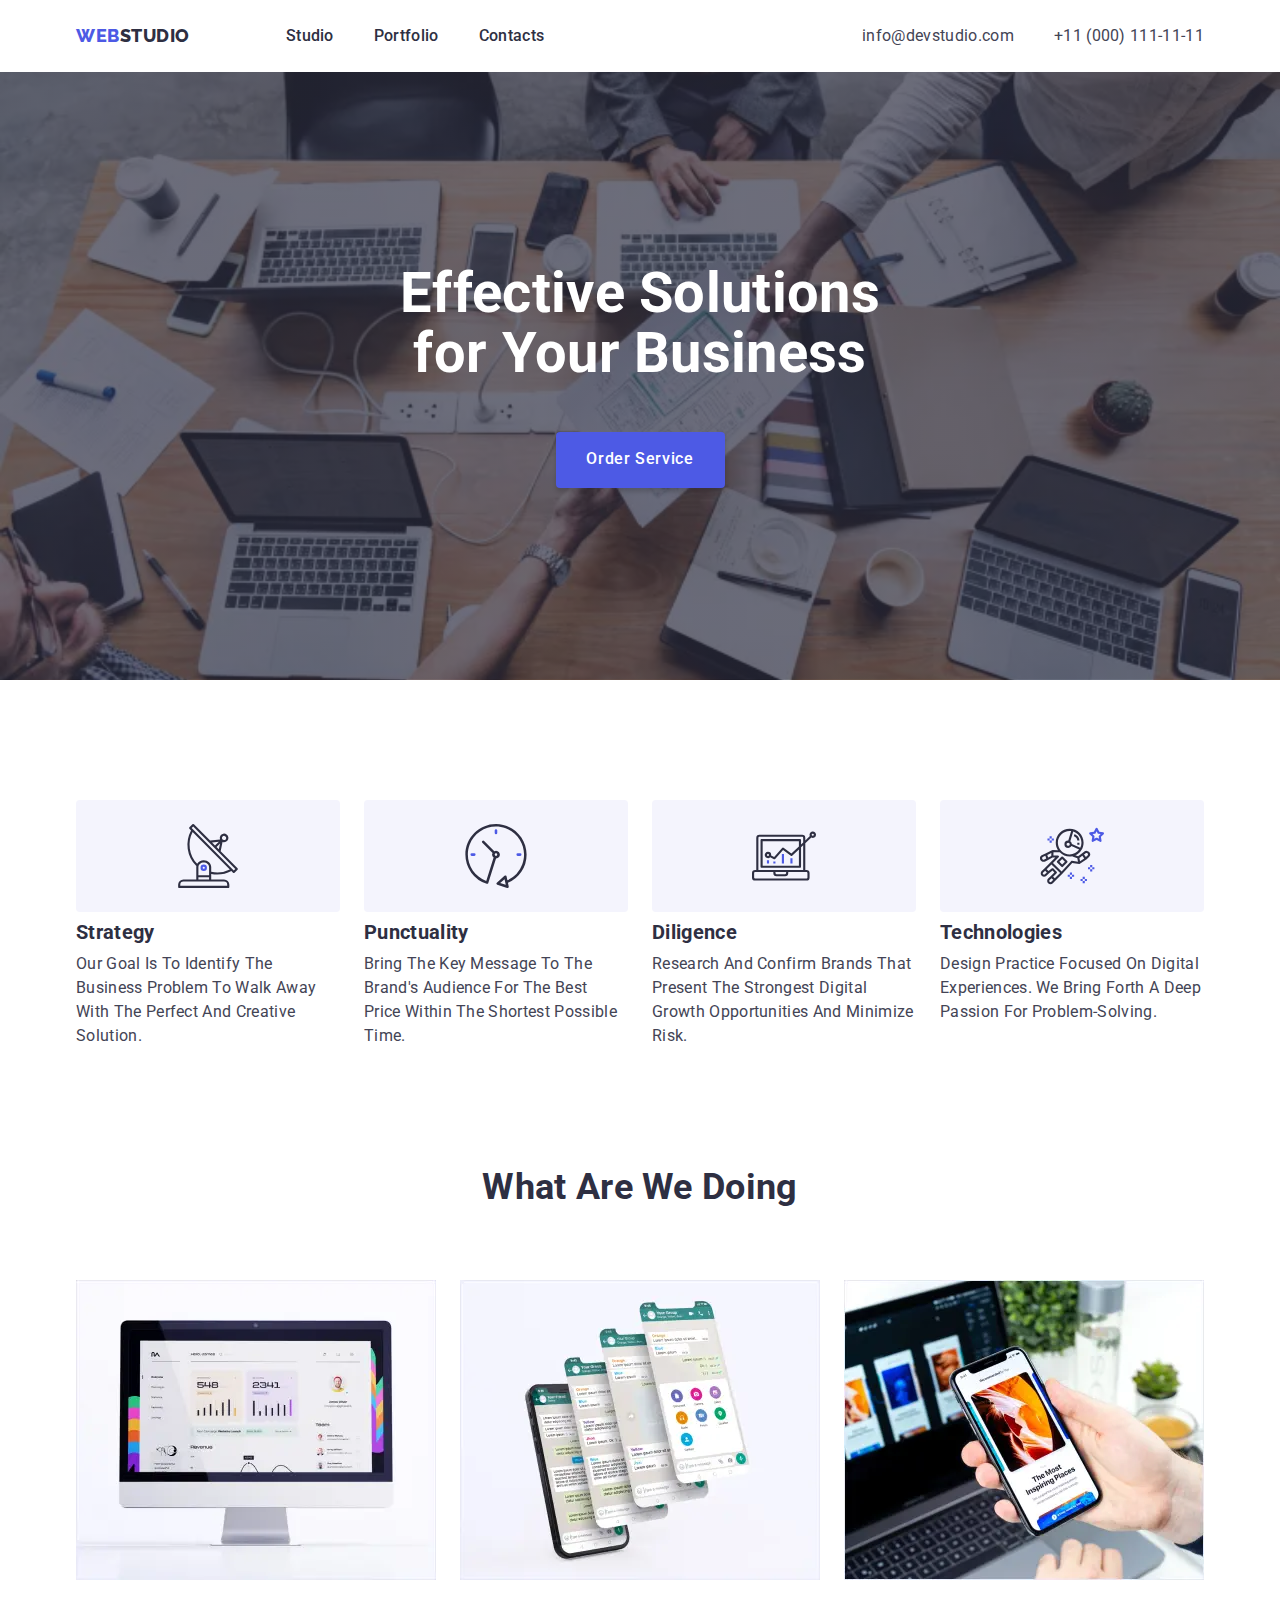
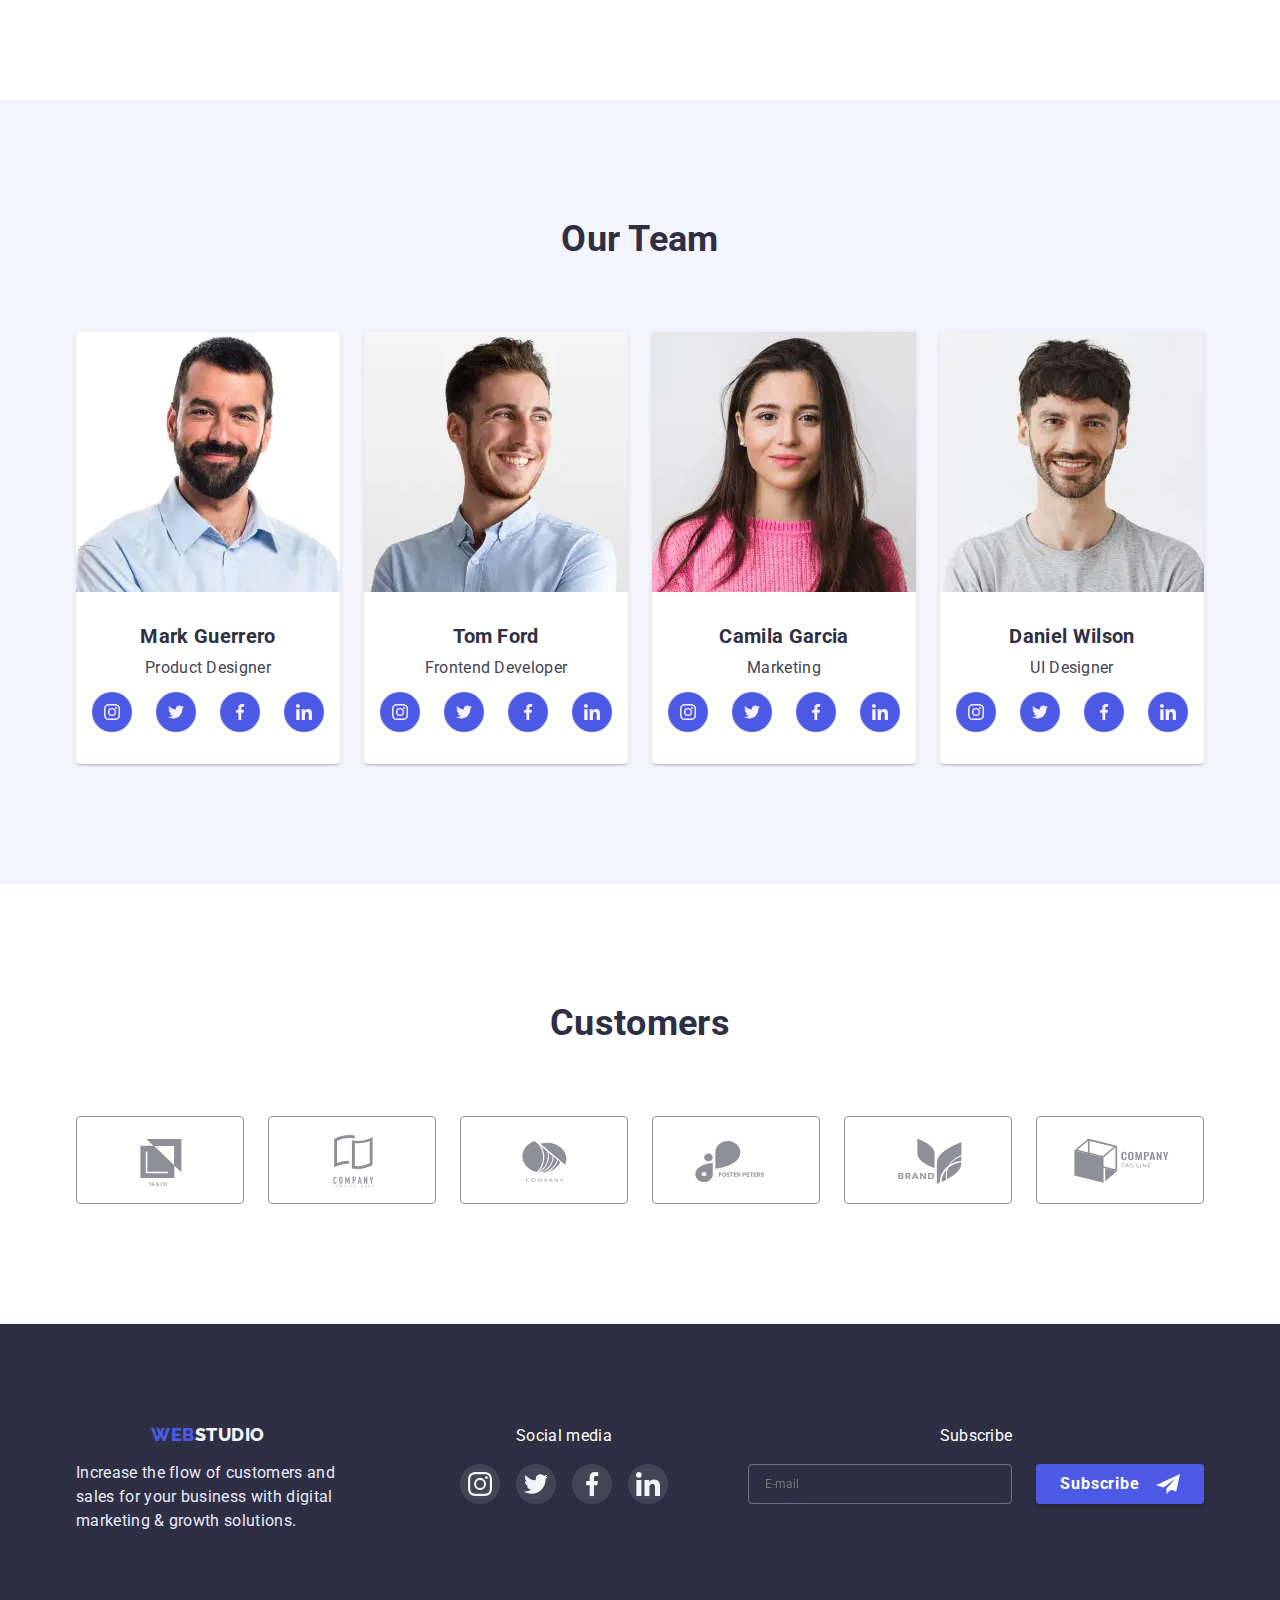
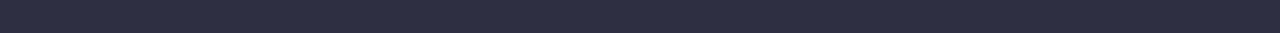
<file: index.html>
﻿<!DOCTYPE html>
<html lang="en">
   <meta charset="UTF-8">
    <meta http-equiv="X-UA-Compatible" content="IE=edge">
    <meta name="viewport" content="width=device-width, initial-scale=1.0">
    <title>Main Page</title>
    <link rel="stylesheet" href="./css/modern-normalize.css">
    <link rel="preconnect" href="https://fonts.googleapis.com">
    <link rel="preconnect" href="https://fonts.gstatic.com" crossorigin>
    <link
      href="https://fonts.googleapis.com/css2?family=Raleway:wght@800&family=Roboto:wght@400;500;700;900&display=swap"
      rel="stylesheet">
    <link rel="stylesheet" href="./css/styles.css">
  </head>
  <body>
    <!--header-->
    <header class="header">
      <div class="container">
        <!--logo of header-->
        <div class="header-logo">
          <a class="logo-part1" href="./index.html">
            WEB<!--
            --><span class="logo-part2">STUDIO</span>
          </a>
        </div>
        <button type="button" class="menu-btn js-open-menu">
          <svg width="32" height="22">
            <use href="./images/icons.svg#icon-charm_menu-hamburger"></use>
          </svg>
        </button>        
        <!--Main navigation-->
        <nav class="nav">
          <div class="container-nav">
            <ul class="navigation-list">
              <li class="navigation-item">
                <div>
                  <a class="navigation-link underlining" href="./index.html"
                    >Studio
                  </a>
                </div>
              </li>
              <li class="navigation-item">
                <a class="navigation-link underlining" href="./portfolio.html"
                  >Portfolio
                </a>
              </li>
              <li class="navigation-item">
                <a class="navigation-link underlining" href="#">Contacts</a>
              </li>
            </ul>
          </div>
        </nav>
        <!-- address of header -->
        <div class="container-address">
          <ul class="address-list">
            <li class="address-item">
              <a class="address-header" href="mailto:info@devstudio.com">
                info@devstudio.com
              </a>
            </li>
            <li class="address-item">
              <a class="address-header" href="tel:+110001111111">
                +11 (000) 111-11-11
              </a>
            </li>
          </ul>
        </div>  
      </div>
      <div class="mobile-menu js-menu-container">
        <div class="container mobile-menu-container">
          <button type="button" class="modal-close-btn js-close-menu">
            <svg class="modal-close-btn-icon" width="8" height="8">
              <use href="./images/icons.svg#close-black"></use>
            </svg>
          </button>
          <div class="container-nav">
            <ul class="navigation-list">
              <li class="navigation-item">                
                  <a class="navigation-link" href="./index.html">Studio </a>
              </li>
              <li class="navigation-item">
                <a class="navigation-link" href="./portfolio.html">Portfolio</a>
              </li>
              <li class="navigation-item">
                <a class="navigation-link" href="#">Contacts</a>
              </li>
            </ul>
          </div>
          <!-- address of header -->
          <ul class="address-list">
            <li class="address-item">
                <a class="address-header" href="tel:+110001111111">
                  +11 (000) 111-11-11
                </a>
             </li>            
            <li class="address-item">
              <a class="address-header" href="mailto:info@devstudio.com">
                info@devstudio.com
              </a>
            </li>            
          </ul>
          <ul class="card-list">
            <li class="card-item">
              <a href="#" class="card-item-link">
                <svg class="card-svg">
                  <use href="./images/icons.svg#instagram"></use>
                </svg>
              </a>
            </li>
            <li class="card-item">
              <a href="#" class="card-item-link">
                <svg class="card-svg">
                  <use href="./images/icons.svg#twitter"></use>
                </svg>
              </a>
            </li>
            <li class="card-item">
              <a href="#" class="card-item-link">
                <svg class="card-svg">
                  <use href="./images/icons.svg#facebook"></use>
                </svg>
              </a>
            </li>
            <li class="card-item">
              <a href="#" class="card-item-link">
                <svg class="card-svg">
                  <use href="./images/icons.svg#linkedin"></use>
                </svg>
              </a>
            </li>
          </ul>        
        </div>
      </div>
    </header>

    <main>
      <!--hero-->
      <section class="hero">
        <div class="container">
          <h1 class="site-theme">Effective Solutions <span class="ucfirst">for</span> Your Business</h1>
          <button class="style-button" type="button" data-modal-open>
            Order Service
          </button>
        </div>
      </section>
      <!--peculiarities-->
      <section class="section">
        <div class="peculiarities container">
          <h2 class="visually-hidden">peculiarities</h2>
          <ul class="peculiarities-list">
            <li class="peculiarities-item icon-strategy">
              <h3 class="list-header">Strategy</h3>
              <p class="paragraph-text">
                Our goal is to identify the business problem to walk away with the
                perfect and creative solution.
              </p>
            </li>
            <li class="peculiarities-item icon-punctuality">
              <h3 class="list-header">Punctuality</h3>
              <p class="paragraph-text">
                Bring the key message to the brand's audience for the best price
                within the shortest possible time.
              </p>
            </li>
            <li class="peculiarities-item icon-diligence">
              <h3 class="list-header">Diligence</h3>
              <p class="paragraph-text">
                Research and confirm brands that present the strongest digital
                growth opportunities and minimize risk.
              </p>
            </li>
            <li class="peculiarities-item icon-technologies">
              <h3 class="list-header">Technologies</h3>
              <p class="paragraph-text">
                Design practice focused on digital experiences. We bring forth a deep
                passion for problem-solving.
              </p>
            </li>
          </ul>
        </div>
      </section> 
           
      <!--service-->
      <section class="service">
        <div class="container">
          <h2 class="header-section">What are we doing</h2>
          <ul class="service-list">
            <li class="service-item">
              <picture>
                <source srcset="./images/img1.webp 1x, ./images/img1@2x.webp 2x" media="(min-width:1200px)"
                      type="image/webp">
                <source srcset="./images/img1@2x.jpg 2x" media="(min-width:1200px)">
                <img src="./images/img1.jpg" alt="Website page monitor" width="360" height="300">
              </picture>              
            </li>
            <li class="service-item">
              <picture>
                <source srcset="./images/img2.webp 1x, ./images/img2@2x.webp 2x" media="(min-width:1200px)"
                      type="image/webp">
                <source srcset="./images/img2@2x.jpg 2x" media="(min-width:1200px)">
                <img src="./images/img2.jpg" alt="Smartphone with examples of several site pages in the form of layers" width="360" height="300">
              </picture>              
            </li>
            <li class="service-item">
              <picture>
                <source srcset="./images/img3.webp 1x, ./images/img3@2x.webp 2x" media="(min-width:1200px)"
                      type="image/webp">
                <source srcset="./images/img3@2x.jpg 2x" media="(min-width:1200px)">
                <img src="./images/img3.jpg" alt="Laptop and smartphone in app testing mode" width="360" height="300">
              </picture>              
            </li>
          </ul>
        </div>
      </section>

      <!--team-->
      <section class="team-cards section">
        <div class="container">
          <h2 class="header-section">Our Team</h2>
          <ul class="team-cards-list">
            <li class="card">
              <picture>
                <source srcset="./images/photo1.webp 1x, ./images/photo1@2x.webp 2x" media="(min-width:1200px)"
                      type="image/webp">
                <source srcset="./images/photo1@2x.jpg 2x" media="(min-width:1200px)">
                <img src="./images/photo1.jpg" alt="Photo of Mark Guerrero against a white background">
              </picture>
              <div class="card-block">
                <h3 class="list-header">Mark Guerrero</h3>
                <p class="paragraph-text">Product Designer</p>
                <ul class="card-list">
                  <li class="card-item">
                    <a href="#" class="card-item-link">
                      <svg class="card-svg">
                        <use href="./images/icons.svg#instagram"></use>
                      </svg>
                    </a>
                  </li>
                  <li class="card-item">
                    <a href="#" class="card-item-link">
                      <svg class="card-svg">
                        <use href="./images/icons.svg#twitter"></use>
                      </svg>
                    </a>
                  </li>
                  <li class="card-item">
                    <a href="#" class="card-item-link">
                      <svg class="card-svg">
                        <use href="./images/icons.svg#facebook"></use>
                      </svg>
                    </a>
                  </li>
                  <li class="card-item">
                    <a href="#" class="card-item-link">
                      <svg class="card-svg">
                        <use href="./images/icons.svg#linkedin"></use>
                      </svg>
                    </a>
                  </li>
                </ul>
              </div>
            </li>
            <li class="card">
              <picture>
                <source srcset="./images/photo2.webp 1x, ./images/photo2@2x.webp 2x" media="(min-width:1200px)"
                      type="image/webp">
                <source srcset="./images/photo2@2x.jpg 2x" media="(min-width:1200px)">
                <img src="./images/photo2.jpg" alt="Photo of Tom Ford against a light gray background">
              </picture>
              <div class="card-block">
                <h3 class="list-header">Tom Ford</h3>
                <p class="paragraph-text">Frontend Developer</p>
                <ul class="card-list">
                  <li class="card-item">
                    <a href="#" class="card-item-link">
                      <svg class="card-svg">
                        <use href="./images/icons.svg#instagram"></use>
                      </svg>
                    </a>
                  </li>
                  <li class="card-item">
                    <a href="#" class="card-item-link">
                      <svg class="card-svg">
                        <use
                          class="link-twitter"
                          href="./images/icons.svg#twitter"
                        ></use>
                      </svg>
                    </a>
                  </li>
                  <li class="card-item">
                    <a href="#" class="card-item-link">
                      <svg class="card-svg">
                        <use href="./images/icons.svg#facebook"></use>
                      </svg>
                    </a>
                  </li>
                  <li class="card-item">
                    <a href="#" class="card-item-link">
                      <svg class="card-svg">
                        <use href="./images/icons.svg#linkedin"></use>
                      </svg>
                    </a>
                  </li>
                </ul>
              </div>
            </li>
            <li class="card">
              <picture>
                <source srcset="./images/photo3.webp 1x, ./images/photo3@2x.webp 2x" media="(min-width:1200px)"
                      type="image/webp">
                <source srcset="./images/photo3@2x.jpg 2x" media="(min-width:1200px)">
                <img src="./images/photo3.jpg" alt="Photo of Camila Garcia against a light gray background">
              </picture>              
              <div class="card-block">
                <h3 class="list-header">Camila Garcia</h3>
                <p class="paragraph-text">Marketing</p>
                <ul class="card-list">
                  <li class="card-item">
                    <a href="#" class="card-item-link">
                      <svg class="card-svg">
                        <use href="./images/icons.svg#instagram"></use>
                      </svg>
                    </a>
                  </li>
                  <li class="card-item">
                    <a href="#" class="card-item-link">
                      <svg class="card-svg">
                        <use href="./images/icons.svg#twitter"></use>
                      </svg>
                    </a>
                  </li>
                  <li class="card-item">
                    <a href="#" class="card-item-link">
                      <svg class="card-svg">
                        <use href="./images/icons.svg#facebook"></use>
                      </svg>
                    </a>
                  </li>
                  <li class="card-item">
                    <a href="#" class="card-item-link">
                      <svg class="card-svg">
                        <use href="./images/icons.svg#linkedin"></use>
                      </svg>
                    </a>
                  </li>
                </ul>
              </div>
            </li>
            <li class="card">
              <picture>
                <source srcset="./images/photo4.webp 1x, ./images/photo4@2x.webp 2x" media="(min-width:1200px)"
                      type="image/webp">
                <source srcset="./images/photo4@2x.jpg 2x" media="(min-width:1200px)">
                <img src="./images/photo4.jpg" alt="Photo of Daniel Wilson against a light gray background">
              </picture>
              <div class="card-block">
                <h3 class="list-header">Daniel Wilson</h3>
                <p class="paragraph-text">UI Designer</p>
                <ul class="card-list">
                  <li class="card-item">
                    <a href="#" class="card-item-link">
                      <svg class="card-svg">
                        <use href="./images/icons.svg#instagram"></use>
                      </svg>
                    </a>
                  </li>
                  <li class="card-item">
                    <a href="#" class="card-item-link">
                      <svg class="card-svg">
                        <use href="./images/icons.svg#twitter"></use>
                      </svg>
                    </a>
                  </li>
                  <li class="card-item">
                    <a href="#" class="card-item-link">
                      <svg class="card-svg">
                        <use href="./images/icons.svg#facebook"></use>
                      </svg>
                    </a>
                  </li>
                  <li class="card-item">
                    <a href="#" class="card-item-link">
                      <svg class="card-svg">
                        <use href="./images/icons.svg#linkedin"></use>
                      </svg>
                    </a>
                  </li>
                </ul>
              </div>
            </li>
          </ul>
        </div>
      </section>
      <!-- customers -->
      <section class="section">
        <div class="container customers">
          <h2 class="header-section">Customers</h2>
          <ul class="customers-card-list">
            <li class="customers-item">
              <a href="#" class="customers-item-link">
                <svg class="card-svg">
                  <use href="./images/icons.svg#logo0"></use>
                </svg>
              </a>
            </li>
            <li class="customers-item">
              <a href="#" class="customers-item-link">
                <svg class="card-svg">
                  <use href="./images/icons.svg#logo1"></use>
                </svg>
              </a>
            </li>
            <li class="customers-item">
              <a href="#" class="customers-item-link">
                <svg class="card-svg">
                  <use href="./images/icons.svg#logo2"></use>
                </svg>
              </a>
            </li>
            <li class="customers-item">
              <a href="#" class="customers-item-link">
                <svg class="card-svg">
                  <use href="./images/icons.svg#logo3"></use>
                </svg>
              </a>
            </li>
            <li class="customers-item">
              <a href="#" class="customers-item-link">
                <svg class="card-svg">
                  <use href="./images/icons.svg#logo4"></use>
                </svg>
              </a>
            </li>
            <li class="customers-item">
              <a href="#" class="customers-item-link">
                <svg class="card-svg">
                  <use href="./images/icons.svg#logo5"></use>
                </svg>
              </a>
            </li>
          </ul>
        </div>
      </section> 
    </main>
    <footer class="footer">
      <div class="container">
        <div class="footer-logo">
          <a class="logo-part1" href="./index.html">
            WEB<!--
            --><span class="logo-part2">STUDIO</span>
          </a>
          <p class="text-explanation">
            Increase the flow of customers and sales for your business with
            digital marketing & growth solutions.
          </p>
        </div>
        <!-- Social-media -->
        <div class="footer-social-media">
          <p class="footer-header">Social media</p>
          <ul class="card-list">
            <li class="card-item">
              <a href="" class="card-item-link">
                <svg class="card-svg">
                  <use href="./images/icons.svg#instagram"></use>
                </svg>
              </a>
            </li>
            <li class="card-item">
              <a href="" class="card-item-link">
                <svg class="card-svg">
                  <use href="./images/icons.svg#twitter"></use>
                </svg>
              </a>
            </li>
            <li class="card-item">
              <a href="" class="card-item-link">
                <svg class="card-svg">
                  <use href="./images/icons.svg#facebook"></use>
                </svg>
              </a>
            </li>
            <li class="card-item">
              <a href="" class="card-item-link">
                <svg class="card-svg">
                  <use href="./images/icons.svg#linkedin"></use>
                </svg>
              </a>
            </li>
          </ul>
        </div>
        <!-- Form footer -->
        <div class="footer-send-form">
          <p class="footer-header">Subscribe</p>
          <form class="footer-form">
            <label>
              <input
                type="email"
                name="user_subscribe"
                class="subscribe-form-input"
                title="mail@example.com"
                placeholder="E-mail"
              >
            </label>
            <button type="submit" class="subscribe-btn">
              Subscribe
              <svg class="subscribe-form-btn-icon">
                <use href="./images/icons.svg#icon-send"></use>
              </svg>
            </button>
          </form>
        </div>
      </div>
    </footer>

    <!-- Window modal -->
    <div class="backdrop is-hidden" data-modal>
      <div class="modal">
        <button type="button" class="modal-close-btn" data-modal-close>
          <svg class="modal-close-btn-icon" width="8" height="8">
            <use href="./images/icons.svg#close-black"></use>
          </svg>
        </button>

        <!-- Form modal -->
        <p class="modal-notification">
          Leave your contacts and we will call you back
        </p>
        <form class="modal-send-form">
          <label class="send-form-label-name">
            <span class="send-form-label-text">Name</span>
            <span class="send-form-label-wrapper">
              <input
                type="text"
                name="user_name"
                class="send-form-input"
                required
                pattern="^[a-zA-Zа-яА-Я]+$"
                minlength="2"
                title="Supported characters: A-Z, a-z, A-Z, А-Я, а-я]"
              >
              <svg class="send-form-user-icon" width="12" height="12">
                <use href="./images/icons.svg#icon-user"></use>
              </svg>
            </span>
          </label>
          <label class="send-form-label">
            <span class="send-form-label-text">Phone</span>
            <span class="send-form-label-wrapper">
              <input
                type="tel"
                name="user_phone"
                class="send-form-input"
                required
                pattern="[0-9]{3}[0-9]{3}[0-9]{2}[0-9]{2}"
                title="Input format: xxx-xxx-xx-xx"
              >
              <svg class="send-form-user-icon" width="13" height="13">
                <use href="./images/icons.svg#icon-tel"></use>
              </svg>
            </span>
          </label>
          <label class="send-form-label">
            <span class="send-form-label-text">Email</span>
            <span class="send-form-label-wrapper">
              <input
                type="email"
                name="user_email"
                class="send-form-input"
                title="mail@example.com"
              >
              <svg class="send-form-user-icon" width="15" height="12">
                <use href="./images/icons.svg#icon-email"></use>
              </svg>
            </span>
          </label>
          <label class="send-form-label">
            <span class="send-form-label-text">Comment</span>
            <textarea
              name="user_comment"
              class="send-form-textarea"
              placeholder="Text input"
            ></textarea>
          </label>

          <input
            id="privacy-policy"
            type="checkbox"
            name="user_police"
            class="send-form-checkbox visually-hidden"
          >
          <label for="privacy-policy" class="send-form-label-check">
            I accept the terms and conditions of the&nbsp;<a href="#" class="privacy-policy-link">Privacy Policy</a>
          </label>
          <button type="submit" class="style-button">Send</button>
        </form>
      </div>
    </div>
    <script src="./js/modal.js"></script>
    <script src="./js/mobile-menu.js"></script>
  </body>
</html>
</file>
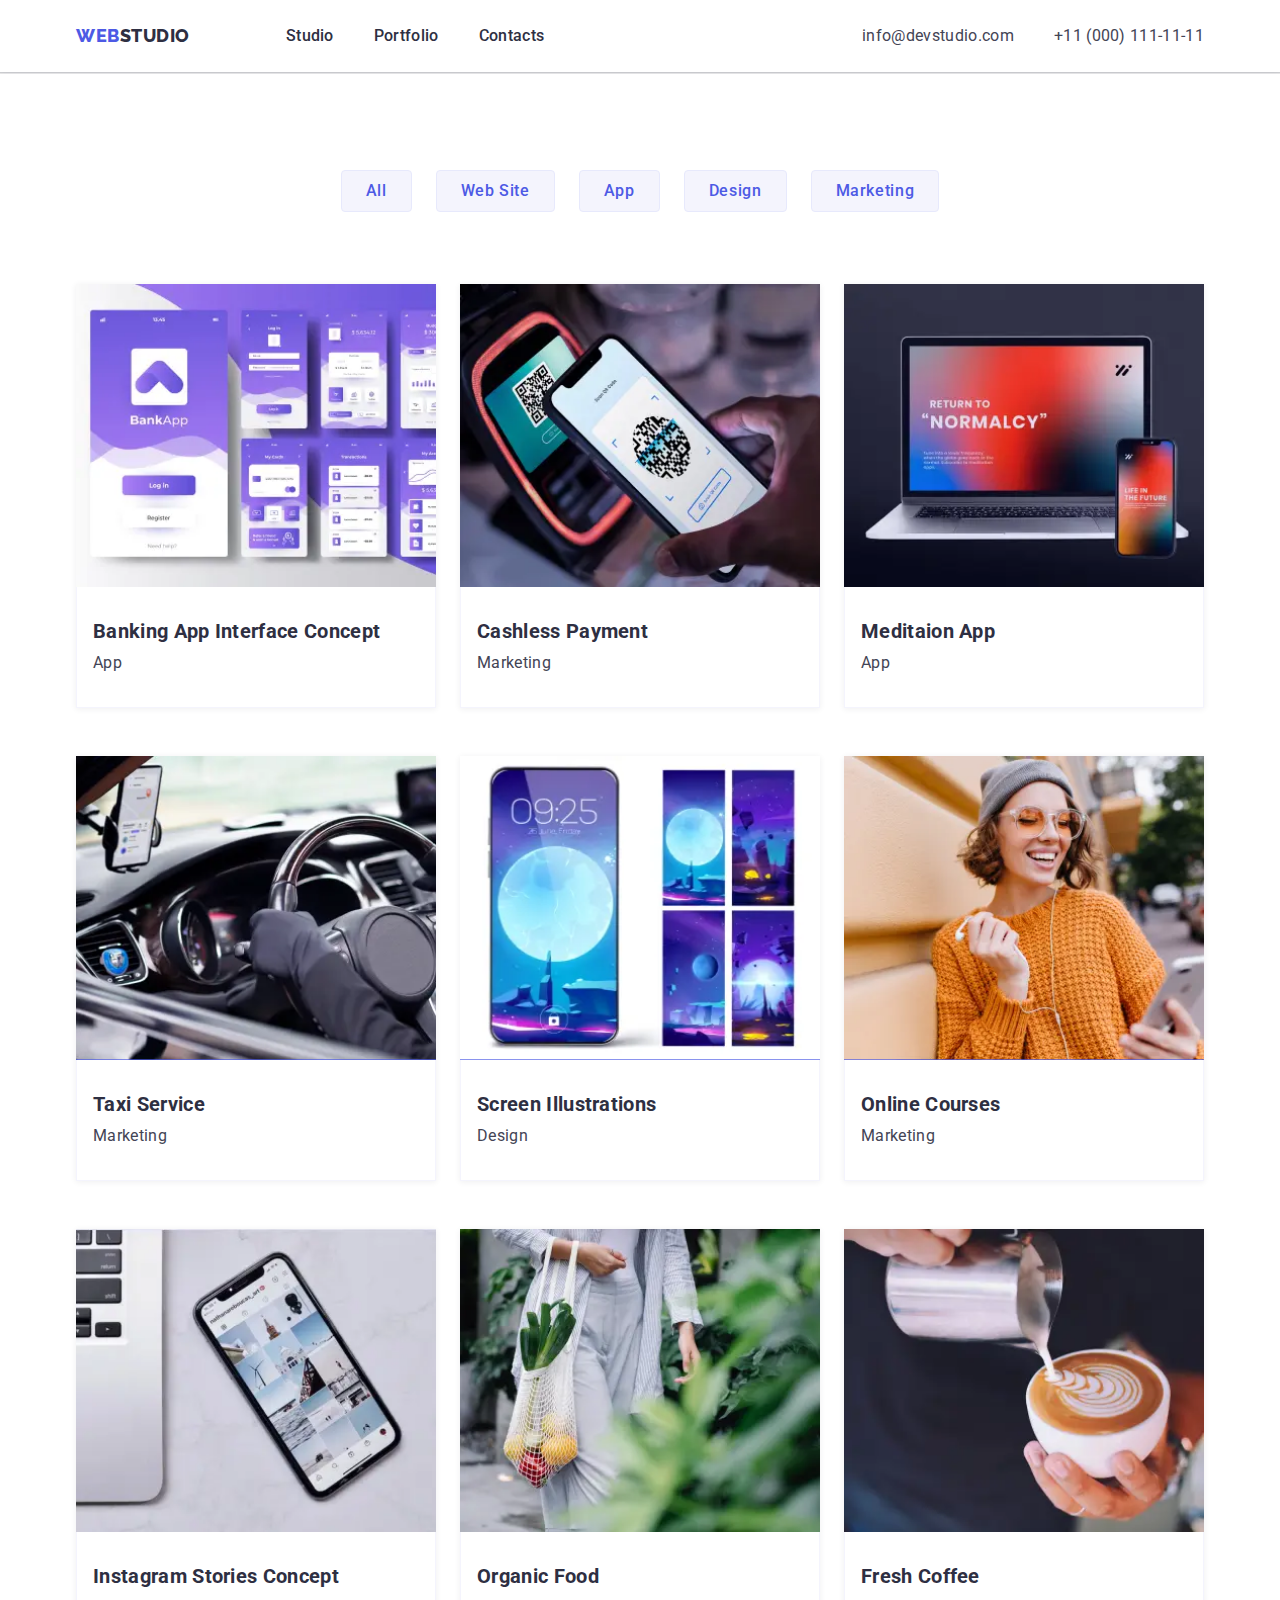
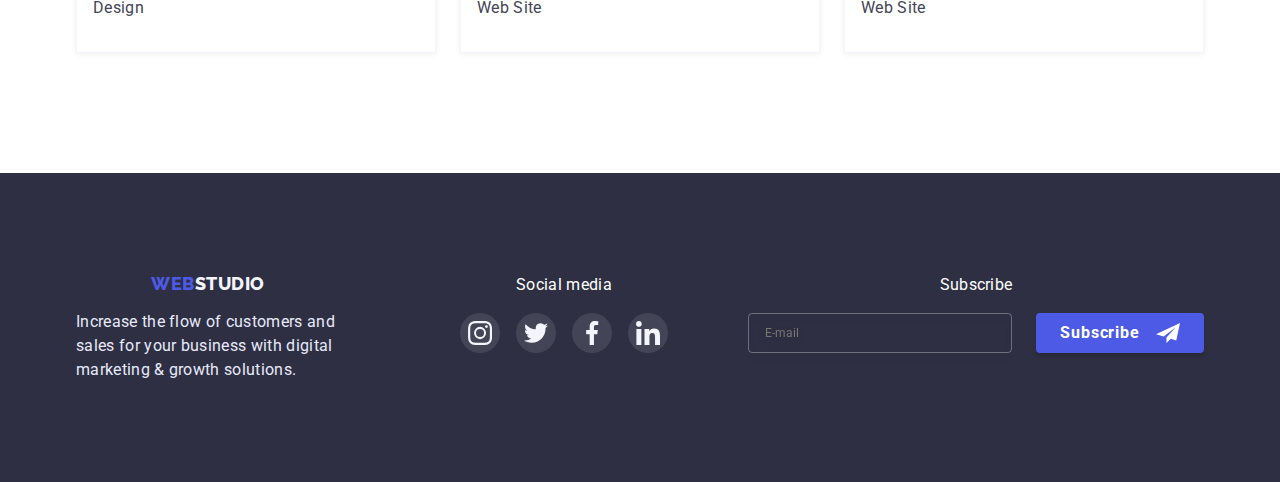
<file: portfolio.html>
<!DOCTYPE html>
<html lang="en">
  <head>
    <meta charset="UTF-8" />
    <meta http-equiv="X-UA-Compatible" content="IE=edge" />
    <meta name="viewport" content="width=device-width, initial-scale=1.0" />
    <title>Portfolio</title>
    <link rel="stylesheet" href="./css/modern-normalize.css" />
    <link rel="preconnect" href="https://fonts.googleapis.com" />
    <link rel="preconnect" href="https://fonts.gstatic.com" crossorigin />
    <link
      href="https://fonts.googleapis.com/css2?family=Raleway:wght@800&family=Roboto:wght@400;500;700;900&display=swap"
      rel="stylesheet"
    />
    <link rel="stylesheet" href="./css/styles.css" />
  </head>
  <body>
    <!--header-->
    <header class="header">
      <div class="container">
        <!--logo of header-->
        <div class="header-logo">
          <a class="logo-part1" href="./index.html">
            WEB<!--
            --><span class="logo-part2">STUDIO</span>
          </a>
        </div>
        <button type="button" class="menu-btn js-open-menu">
          <svg width="32" height="22">
            <use href="./images/icons.svg#icon-charm_menu-hamburger"></use>
          </svg>
        </button>
        <!--Main navigation-->
        <nav class="nav">
          <div class="container-nav">
            <ul class="navigation-list">
              <li class="navigation-item">
                <div>
                  <a class="navigation-link underlining" href="./index.html"
                    >Studio
                  </a>
                </div>
              </li>
              <li class="navigation-item">
                <a class="navigation-link underlining" href="./portfolio.html"
                  >Portfolio
                </a>
              </li>
              <li class="navigation-item">
                <a class="navigation-link underlining" href="#">Contacts</a>
              </li>
            </ul>
          </div>
        </nav>
        <!-- address of header -->
        <div class="container-address">
          <ul class="address-list">
            <li class="address-item">
              <a class="address-header" href="mailto:info@devstudio.com">
                info@devstudio.com
              </a>
            </li>
            <li class="address-item">
              <a class="address-header" href="tel:+110001111111">
                +11 (000) 111-11-11
              </a>
            </li>
          </ul>
        </div>
      </div>
      <div class="mobile-menu js-menu-container">
        <div class="container mobile-menu-container">
          <button type="button" class="modal-close-btn js-close-menu">
            <svg class="modal-close-btn-icon" width="8" height="8">
              <use href="./images/icons.svg#close-black"></use>
            </svg>
          </button>
          <div class="container-nav">
            <ul class="navigation-list">
              <li class="navigation-item">
                <a class="navigation-link" href="./index.html">Studio </a>
              </li>
              <li class="navigation-item">
                <a class="navigation-link" href="./portfolio.html">Portfolio</a>
              </li>
              <li class="navigation-item">
                <a class="navigation-link" href="#">Contacts</a>
              </li>
            </ul>
          </div>
          <!-- address of header -->
          <ul class="address-list">
            <li class="address-item">
              <a class="address-header" href="tel:+110001111111">
                +11 (000) 111-11-11
              </a>
            </li>
            <li class="address-item">
              <a class="address-header" href="mailto:info@devstudio.com">
                info@devstudio.com
              </a>
            </li>
          </ul>
          <ul class="card-list">
            <li class="card-item">
              <a href="#" class="card-item-link">
                <svg class="card-svg">
                  <use href="./images/icons.svg#instagram"></use>
                </svg>
              </a>
            </li>
            <li class="card-item">
              <a href="#" class="card-item-link">
                <svg class="card-svg">
                  <use href="./images/icons.svg#twitter"></use>
                </svg>
              </a>
            </li>
            <li class="card-item">
              <a href="#" class="card-item-link">
                <svg class="card-svg">
                  <use href="./images/icons.svg#facebook"></use>
                </svg>
              </a>
            </li>
            <li class="card-item">
              <a href="#" class="card-item-link">
                <svg class="card-svg">
                  <use href="./images/icons.svg#linkedin"></use>
                </svg>
              </a>
            </li>
          </ul>
        </div>
      </div>
    </header>
    <!--main-->
    <main class="portfolio-main">
      <!-- Page of portfolio -->
      <section class="portfolio">
        <div class="portfolio-div container">
          <h1 class="visually-hidden">Page of Portfolio</h1>
          <!-- filter -->
          <ul class="filter-list">
            <li class="filter-item">
              <button class="style-button" type="button">All</button>
            </li>
            <li class="filter-item">
              <button class="style-button" type="button">Web Site</button>
            </li>
            <li class="filter-item">
              <button class="style-button" type="button">App</button>
            </li>
            <li class="filter-item">
              <button class="style-button" type="button">Design</button>
            </li>
            <li class="filter-item">
              <button class="style-button" type="button">Marketing</button>
            </li>
          </ul>
          <!-- project cards -->
          <ul class="project-cards">
            <li class="project-cards-item">
              <a class="project-card-link" href="#">
                <div class="project-cards-overlay">
                  <picture>
                    <source
                      srcset="
                        ./images/mobile-project1.webp    1x,
                        ./images/mobile-project1@2x.webp 2x
                      "
                      media="(max-width:767px)"
                      type="image/webp"
                    />
                    <source
                      srcset="
                        ./images/mobile-project1.jpg    1x,
                        ./images/mobile-project1@2x.jpg 2x
                      "
                      media="(max-width:767px)"
                    />
                    <source
                      srcset="
                        ./images/tablet-project1.webp    1x,
                        ./images/tablet-project1@2x.webp 2x
                      "
                      media="(min-width:768px)"
                      type="image/webp"
                    />
                    <source
                      srcset="
                        ./images/tablet-project1.jpg    1x,
                        ./images/tablet-project1@2x.jpg 2x
                      "
                      media="(min-width:768px)"
                    />
                    <source
                      srcset="
                        ./images/desktop-project1.webp    1x,
                        ./images/desktop-project1@2x.webp 2x
                      "
                      media="(min-width:1200px)"
                      type="image/webp"
                    />
                    <source
                      srcset="
                        ./images/desktop-project1.jpg    1x,
                        ./images/desktop-project1@2x.jpg 2x
                      "
                      media="(min-width:1200px)"
                    />
                    <img
                      src="./images/mobile-project1.jpg"
                      alt="BankApp interface pages design"
                    />
                  </picture>
                  <p class="overlay">
                    14 Stylish and User-Friendly App Design Concepts · Task
                    Manager App · Calorie Tracker App · Exotic Fruit Ecommerce
                    App · Cloud Storage App
                  </p>
                </div>
                <div class="project-card-block">
                  <h3 class="list-header">Banking App Interface Concept</h3>
                  <p class="paragraph-text">App</p>
                </div>
              </a>
            </li>
            <li class="project-cards-item">
              <a class="project-card-link" href="#">
                <div class="project-cards-overlay">
                  <picture>
                    <source
                      srcset="
                        ./images/mobile-project2.webp    1x,
                        ./images/mobile-project2@2x.webp 2x
                      "
                      media="(max-width:767px)"
                      type="image/webp"
                    />
                    <source
                      srcset="
                        ./images/mobile-project2.jpg    1x,
                        ./images/mobile-project2@2x.jpg 2x
                      "
                      media="(max-width:767px)"
                    />
                    <source
                      srcset="
                        ./images/tablet-project2.webp    1x,
                        ./images/tablet-project2@2x.webp 2x
                      "
                      media="(min-width:768px)"
                      type="image/webp"
                    />
                    <source
                      srcset="
                        ./images/tablet-project2.jpg    1x,
                        ./images/tablet-project2@2x.jpg 2x
                      "
                      media="(min-width:768px)"
                    />
                    <source
                      srcset="
                        ./images/desktop-project2.webp    1x,
                        ./images/desktop-project2@2x.webp 2x
                      "
                      media="(min-width:1200px)"
                      type="image/webp"
                    />
                    <source
                      srcset="
                        ./images/desktop-project2.jpg    1x,
                        ./images/desktop-project2@2x.jpg 2x
                      "
                      media="(min-width:1200px)"
                    />
                    <img
                      src="./images/mobile-project2.jpg"
                      alt="Cashless Payment"
                    />
                  </picture>
                  <p class="overlay">
                    14 Stylish and User-Friendly App Design Concepts · Task
                    Manager App · Calorie Tracker App · Exotic Fruit Ecommerce
                    App · Cloud Storage App
                  </p>
                </div>
                <div class="project-card-block">
                  <h3 class="list-header">Cashless Payment</h3>
                  <p class="paragraph-text">Marketing</p>
                </div>
              </a>
            </li>
            <li class="project-cards-item">
              <a class="project-card-link" href="#">
                <div class="project-cards-overlay">
                  <picture>
                    <source
                      srcset="
                        ./images/mobile-project3.webp    1x,
                        ./images/mobile-project3@2x.webp 2x
                      "
                      media="(max-width:767px)"
                      type="image/webp"
                    />
                    <source
                      srcset="
                        ./images/mobile-project3.jpg    1x,
                        ./images/mobile-project3@2x.jpg 2x
                      "
                      media="(max-width:767px)"
                    />
                    <source
                      srcset="
                        ./images/tablet-project3.webp    1x,
                        ./images/tablet-project3@2x.webp 2x
                      "
                      media="(min-width:768px)"
                      type="image/webp"
                    />
                    <source
                      srcset="
                        ./images/tablet-project3.jpg    1x,
                        ./images/tablet-project3@2x.jpg 2x
                      "
                      media="(min-width:768px)"
                    />
                    <source
                      srcset="
                        ./images/desktop-project3.webp    1x,
                        ./images/desktop-project3@2x.webp 2x
                      "
                      media="(min-width:1200px)"
                      type="image/webp"
                    />
                    <source
                      srcset="
                        ./images/desktop-project3.jpg    1x,
                        ./images/desktop-project3@2x.jpg 2x
                      "
                      media="(min-width:1200px)"
                    />
                    <img
                      src="./images/mobile-project3.jpg"
                      alt="BankApp interface pages design"
                    />
                  </picture>
                  <p class="overlay">
                    14 Stylish and User-Friendly App Design Concepts · Task
                    Manager App · Calorie Tracker App · Exotic Fruit Ecommerce
                    App · Cloud Storage App
                  </p>
                </div>
                <div class="project-card-block">
                  <h3 class="list-header">Meditaion App</h3>
                  <p class="paragraph-text">App</p>
                </div>
              </a>
            </li>
            <li class="project-cards-item">
              <a class="project-card-link" href="#">
                <div class="project-cards-overlay">
                  <picture>
                    <source
                      srcset="
                        ./images/mobile-project4.webp    1x,
                        ./images/mobile-project4@2x.webp 2x
                      "
                      media="(max-width:767px)"
                      type="image/webp"
                    />
                    <source
                      srcset="
                        ./images/mobile-project4.jpg    1x,
                        ./images/mobile-project4@2x.jpg 2x
                      "
                      media="(max-width:767px)"
                    />
                    <source
                      srcset="
                        ./images/tablet-project4.webp    1x,
                        ./images/tablet-project4@2x.webp 2x
                      "
                      media="(min-width:768px)"
                      type="image/webp"
                    />
                    <source
                      srcset="
                        ./images/tablet-project4.jpg    1x,
                        ./images/tablet-project4@2x.jpg 2x
                      "
                      media="(min-width:768px)"
                    />
                    <source
                      srcset="
                        ./images/desktop-project4.webp    1x,
                        ./images/desktop-project4@2x.webp 2x
                      "
                      media="(min-width:1200px)"
                      type="image/webp"
                    />
                    <source
                      srcset="
                        ./images/desktop-project4.jpg    1x,
                        ./images/desktop-project4@2x.jpg 2x
                      "
                      media="(min-width:1200px)"
                    />
                    <img
                      src="./images/mobile-project4.jpg"
                      alt="Taxi Service"
                    />
                  </picture>
                  <p class="overlay">
                    14 Stylish and User-Friendly App Design Concepts · Task
                    Manager App · Calorie Tracker App · Exotic Fruit Ecommerce
                    App · Cloud Storage App
                  </p>
                </div>
                <div class="project-card-block">
                  <h3 class="list-header">Taxi Service</h3>
                  <p class="paragraph-text">Marketing</p>
                </div>
              </a>
            </li>
            <li class="project-cards-item">
              <a class="project-card-link" href="#">
                <div class="project-cards-overlay">
                  <picture>
                    <source
                      srcset="
                        ./images/mobile-project5.webp    1x,
                        ./images/mobile-project5@2x.webp 2x
                      "
                      media="(max-width:767px)"
                      type="image/webp"
                    />
                    <source
                      srcset="
                        ./images/mobile-project5.jpg    1x,
                        ./images/mobile-project5@2x.jpg 2x
                      "
                      media="(max-width:767px)"
                    />
                    <source
                      srcset="
                        ./images/tablet-project5.webp    1x,
                        ./images/tablet-project5@2x.webp 2x
                      "
                      media="(min-width:768px)"
                      type="image/webp"
                    />
                    <source
                      srcset="
                        ./images/tablet-project5.jpg    1x,
                        ./images/tablet-project5@2x.jpg 2x
                      "
                      media="(min-width:768px)"
                    />
                    <source
                      srcset="
                        ./images/desktop-project5.webp    1x,
                        ./images/desktop-project5@2x.webp 2x
                      "
                      media="(min-width:1200px)"
                      type="image/webp"
                    />
                    <source
                      srcset="
                        ./images/desktop-project5.jpg    1x,
                        ./images/desktop-project5@2x.jpg 2x
                      "
                      media="(min-width:1200px)"
                    />
                    <img
                      src="./images/mobile-project5.jpg"
                      alt="Screen Illustrations"
                    />
                  </picture>
                  <p class="overlay">
                    14 Stylish and User-Friendly App Design Concepts · Task
                    Manager App · Calorie Tracker App · Exotic Fruit Ecommerce
                    App · Cloud Storage App
                  </p>
                </div>
                <div class="project-card-block">
                  <h3 class="list-header">Screen Illustrations</h3>
                  <p class="paragraph-text">Design</p>
                </div>
              </a>
            </li>
            <li class="project-cards-item">
              <a class="project-card-link" href="#">
                <div class="project-cards-overlay">
                  <picture>
                    <source
                      srcset="
                        ./images/mobile-project6.webp    1x,
                        ./images/mobile-project6@2x.webp 2x
                      "
                      media="(max-width:767px)"
                      type="image/webp"
                    />
                    <source
                      srcset="
                        ./images/mobile-project6.jpg    1x,
                        ./images/mobile-project6@2x.jpg 2x
                      "
                      media="(max-width:767px)"
                    />
                    <source
                      srcset="
                        ./images/tablet-project6.webp    1x,
                        ./images/tablet-project6@2x.webp 2x
                      "
                      media="(min-width:768px)"
                      type="image/webp"
                    />
                    <source
                      srcset="
                        ./images/tablet-project6.jpg    1x,
                        ./images/tablet-project6@2x.jpg 2x
                      "
                      media="(min-width:768px)"
                    />
                    <source
                      srcset="
                        ./images/desktop-project6.webp    1x,
                        ./images/desktop-project6@2x.webp 2x
                      "
                      media="(min-width:1200px)"
                      type="image/webp"
                    />
                    <source
                      srcset="
                        ./images/desktop-project6.jpg    1x,
                        ./images/desktop-project6@2x.jpg 2x
                      "
                      media="(min-width:1200px)"
                    />
                    <img
                      src="./images/mobile-project6.jpg"
                      alt="Online Courses"
                    />
                  </picture>
                  <p class="overlay">
                    14 Stylish and User-Friendly App Design Concepts · Task
                    Manager App · Calorie Tracker App · Exotic Fruit Ecommerce
                    App · Cloud Storage App
                  </p>
                </div>
                <div class="project-card-block">
                  <h3 class="list-header">Online Courses</h3>
                  <p class="paragraph-text">Marketing</p>
                </div>
              </a>
            </li>
            <li class="project-cards-item">
              <a class="project-card-link" href="#">
                <div class="project-cards-overlay">
                  <picture>
                    <source
                      srcset="
                        ./images/mobile-project7.webp    1x,
                        ./images/mobile-project7@2x.webp 2x
                      "
                      media="(max-width:767px)"
                      type="image/webp"
                    />
                    <source
                      srcset="
                        ./images/mobile-project7.jpg    1x,
                        ./images/mobile-project7@2x.jpg 2x
                      "
                      media="(max-width:767px)"
                    />
                    <source
                      srcset="
                        ./images/tablet-project7.webp    1x,
                        ./images/tablet-project7@2x.webp 2x
                      "
                      media="(min-width:768px)"
                      type="image/webp"
                    />
                    <source
                      srcset="
                        ./images/tablet-project7.jpg    1x,
                        ./images/tablet-project7@2x.jpg 2x
                      "
                      media="(min-width:768px)"
                    />
                    <source
                      srcset="
                        ./images/desktop-project7.webp    1x,
                        ./images/desktop-project7@2x.webp 2x
                      "
                      media="(min-width:1200px)"
                      type="image/webp"
                    />
                    <source
                      srcset="
                        ./images/desktop-project7.jpg    1x,
                        ./images/desktop-project7@2x.jpg 2x
                      "
                      media="(min-width:1200px)"
                    />
                    <img
                      src="./images/mobile-project7.jpg"
                      alt="Instagram Stories Concept"
                    />
                  </picture>
                  <p class="overlay">
                    14 Stylish and User-Friendly App Design Concepts · Task
                    Manager App · Calorie Tracker App · Exotic Fruit Ecommerce
                    App · Cloud Storage App
                  </p>
                </div>
                <div class="project-card-block">
                  <h3 class="list-header">Instagram Stories Concept</h3>
                  <p class="paragraph-text">Design</p>
                </div>
              </a>
            </li>
            <li class="project-cards-item">
              <a class="project-card-link" href="#">
                <div class="project-cards-overlay">
                  <picture>
                    <source
                      srcset="
                        ./images/mobile-project8.webp    1x,
                        ./images/mobile-project8@2x.webp 2x
                      "
                      media="(max-width:767px)"
                      type="image/webp"
                    />
                    <source
                      srcset="
                        ./images/mobile-project8.jpg    1x,
                        ./images/mobile-project8@2x.jpg 2x
                      "
                      media="(max-width:767px)"
                    />
                    <source
                      srcset="
                        ./images/tablet-project8.webp    1x,
                        ./images/tablet-project8@2x.webp 2x
                      "
                      media="(min-width:768px)"
                      type="image/webp"
                    />
                    <source
                      srcset="
                        ./images/tablet-project8.jpg    1x,
                        ./images/tablet-project8@2x.jpg 2x
                      "
                      media="(min-width:768px)"
                    />
                    <source
                      srcset="
                        ./images/desktop-project8.webp    1x,
                        ./images/desktop-project8@2x.webp 2x
                      "
                      media="(min-width:1200px)"
                      type="image/webp"
                    />
                    <source
                      srcset="
                        ./images/desktop-project8.jpg    1x,
                        ./images/desktop-project8@2x.jpg 2x
                      "
                      media="(min-width:1200px)"
                    />
                    <img
                      src="./images/mobile-project8.jpg"
                      alt="Organic Food"
                    />
                  </picture>
                  <p class="overlay">
                    14 Stylish and User-Friendly App Design Concepts · Task
                    Manager App · Calorie Tracker App · Exotic Fruit Ecommerce
                    App · Cloud Storage App
                  </p>
                </div>
                <div class="project-card-block">
                  <h3 class="list-header">Organic Food</h3>
                  <p class="paragraph-text">Web Site</p>
                </div>
              </a>
            </li>
            <li class="project-cards-item">
              <a class="project-card-link" href="#">
                <div class="project-cards-overlay">
                  <picture>
                    <source
                      srcset="
                        ./images/mobile-project9.webp    1x,
                        ./images/mobile-project9@2x.webp 2x
                      "
                      media="(max-width:767px)"
                      type="image/webp"
                    />
                    <source
                      srcset="
                        ./images/mobile-project9.jpg    1x,
                        ./images/mobile-project9@2x.jpg 2x
                      "
                      media="(max-width:767px)"
                    />
                    <source
                      srcset="
                        ./images/tablet-project9.webp    1x,
                        ./images/tablet-project9@2x.webp 2x
                      "
                      media="(min-width:768px)"
                      type="image/webp"
                    />
                    <source
                      srcset="
                        ./images/tablet-project9.jpg    1x,
                        ./images/tablet-project9@2x.jpg 2x
                      "
                      media="(min-width:768px)"
                    />
                    <source
                      srcset="
                        ./images/desktop-project9.webp    1x,
                        ./images/desktop-project9@2x.webp 2x
                      "
                      media="(min-width:1200px)"
                      type="image/webp"
                    />
                    <source
                      srcset="
                        ./images/desktop-project9.jpg    1x,
                        ./images/desktop-project9@2x.jpg 2x
                      "
                      media="(min-width:1200px)"
                    />
                    <img
                      src="./images/mobile-project9.jpg"
                      alt="Fresh Coffee"
                    />
                  </picture>
                  <p class="overlay">
                    14 Stylish and User-Friendly App Design Concepts · Task
                    Manager App · Calorie Tracker App · Exotic Fruit Ecommerce
                    App · Cloud Storage App
                  </p>
                </div>
                <div class="project-card-block">
                  <h3 class="list-header">Fresh Coffee</h3>
                  <p class="paragraph-text">Web Site</p>
                </div>
              </a>
            </li>
          </ul>
        </div>
      </section>
    </main>
    <!-- footer -->
    <footer class="footer">
      <div class="container">
        <div class="footer-logo">
          <a class="logo-part1" href="./index.html">
            WEB<!--
            --><span class="logo-part2">STUDIO</span>
          </a>
          <p class="text-explanation">
            Increase the flow of customers and sales for your business with
            digital marketing & growth solutions.
          </p>
        </div>
        <!-- Social-media -->
        <div class="footer-social-media">
          <p class="footer-header">Social media</p>
          <ul class="card-list">
            <li class="card-item">
              <a href="" class="card-item-link">
                <svg class="card-svg">
                  <use href="./images/icons.svg#instagram"></use>
                </svg>
              </a>
            </li>
            <li class="card-item">
              <a href="" class="card-item-link">
                <svg class="card-svg">
                  <use href="./images/icons.svg#twitter"></use>
                </svg>
              </a>
            </li>
            <li class="card-item">
              <a href="" class="card-item-link">
                <svg class="card-svg">
                  <use href="./images/icons.svg#facebook"></use>
                </svg>
              </a>
            </li>
            <li class="card-item">
              <a href="" class="card-item-link">
                <svg class="card-svg">
                  <use href="./images/icons.svg#linkedin"></use>
                </svg>
              </a>
            </li>
          </ul>
        </div>
        <!-- Form footer -->
        <div class="footer-send-form">
          <p class="footer-header">Subscribe</p>
          <form class="footer-form">
            <label>
              <input
                type="email"
                name="user_subscribe"
                class="subscribe-form-input"
                title="mail@example.com"
                placeholder="E-mail"
              />
            </label>
            <button type="submit" class="subscribe-btn">
              Subscribe
              <svg class="subscribe-form-btn-icon">
                <use href="./images/icons.svg#icon-send"></use>
              </svg>
            </button>
          </form>
        </div>
      </div>
    </footer>
    <script src="./js/mobile-menu.js"></script>
  </body>
</html>
</file>
<file: css/styles.css>
:root {
  --primary-color: #ffffff;
  --primary-text-color: #2e2f42;
  --second-text-color: #434455;
  --backgrounds-color: #f4f4fd;
  --botton-background-color: #404bbf;
  --botton-hover-color: #4d5ae5;
  --footer-p-color: #e7e9fc;
  --second-font-weight: 500;
  --header-font-weight: 700;
  --primary-gap: 8px;
  --second-gap: 24px;
  --size-16px: 16px;
  --primary-margin-bottom: 32px;
  --transition-dur-and-timing-fun: 250ms cubic-bezier(0.4, 0, 0.2, 1);
  --new-width: 100%;
}

* {
  margin: 0;
  padding: 0;
  list-style: none;
  text-decoration-line: none;
}

*,
::before,
::after {
  box-sizing: border-box;
}

body {
  margin-left: auto;
  margin-right: auto;

  font-family: "Roboto", "sans-serif";
  font-size: var(--size-16px);
  letter-spacing: 0.02em;
  color: var(--primary-text-color);
  background-color: var(--primary-color);
}

.main-page:defined .studio-link::after,
.portfolio-page:defined .portfolio-link::after {
  background-color: var(--botton-hover-color);
}

.main-page:defined .navigation-link.studio-link,
.portfolio-page:defined .navigation-link.portfolio-link {
  color: var(--botton-hover-color);
}

.container {
  padding-left: 15px;
  padding-right: 15px;
  margin-left: auto;
  margin-right: auto;
}

.section {
  padding-top: 96px;
  padding-bottom: 96px;
}

h2 {
  text-align: center;
  font-weight: var(--header-font-weight);
  font-size: 36px;
  line-height: 1.1111;
  text-transform: capitalize;

  color: var(--primary-text-color);
}

h3 {
  font-size: 20px;
  line-height: 1.2;

  color: var(--primary-text-color);
}

img {
  display: block;
  width: 100%;
}

.visually-hidden {
  position: absolute;
  white-space: nowrap;
  width: 1px;
  height: 1px;
  overflow: hidden;
  border: 0;
  padding: 0;
  clip: rect(0 0 0 0);
  clip-path: inset(50%);
  margin: -1px;
}

/* -- "Header" -- */
/* ============================================================ */
.header {
  margin: 0;
  padding: 0;
  box-shadow: 0px 2px 1px rgba(46, 47, 66, 0.08),
    0px 1px 1px rgba(46, 47, 66, 0.16),
    0px 1px 6px rgba(46, 47, 66, 0.08);
  background-color: var(--primary-color);
}

.header .container {
  display: flex;
  align-items: center;
}

.header .logo-part1,
.navigation-link,
.address-header {
  display: block;
}

.header .logo-part1,
.nav .navigation-link,
.nav .address-header {
  padding-top: var(--second-gap);
  padding-bottom: var(--second-gap);
}

.address-header {
  color: var(--second-text-color);

  transition: color var(--transition-dur-and-timing-fun);
}

.logo-part1,
.logo-part2 {
  font-family: "Raleway";
  font-weight: 800;
  font-size: 18px;
  letter-spacing: 0.03em;
  text-decoration-line: none;
}

.logo-part1 {
  color: var(--botton-hover-color);
  transition: color var(--transition-dur-and-timing-fun);
}

.logo-part2 {
  color: var(--primary-text-color);
}

.logo-part1:hover,
.logo-part1:hover,
.address-header:hover,
.logo-part1:focus,
.logo-part1:focus,
.address-header:focus {
  color: var(--botton-hover-color);
}

/* Windows menu for mobile */
/* ============================================================ */
.modal-close-btn {
  position: absolute;
  display: flex;
  align-items: center;
  justify-content: center;
  width: var(--second-gap);
  height: var(--second-gap);
  padding: 0;
  margin: 0;

  background-color: #e7e9fc;
  border: 1px solid rgba(0, 0, 0, 0.1);
  border-radius: 50%;
  cursor: pointer;

  transition: border-radius var(--transition-dur-and-timing-fun),
    border-shadow var(--transition-dur-and-timing-fun);
}

.modal .modal-close-btn {
  top: var(--second-gap);
  right: var(--second-gap);
}

.modal-close-btn:focus {
  box-shadow: 0px 1px 6px rgba(46, 47, 66, 0.08),
    0px 1px 1px rgba(46, 47, 66, 0.16),
    0px 2px 1px rgba(46, 47, 66, 0.08);
  border-radius: 4px;
}

/* Navigation */
/* ============================================================ */
.navigation-link {
  position: relative;
  font-weight: var(--second-font-weight);
  color: var(--primary-text-color);
  text-decoration-line: none;
  line-height: 1.5;

  transition: color var(--transition-dur-and-timing-fun),
    opacity var(--transition-dur-and-timing-fun);
}

.navigation-link:hover,
.navigation-link:focus,
.navigation-link:active {
  color: var(--botton-hover-color);
  opacity: 1;
}

/* -- "Header" -- MOBILE -- */
/* ============================================================ */
.container {
  max-width: 428px;
}

.header .container {
  position: relative;
  justify-content: space-between;
}

.nav,
.container-address,
.service {
  display: none;
}

.menu-btn {
  background-color: transparent;
  border: none;
  padding: 0;
  line-height: 0;
}

.mobile-menu {
  position: fixed;
  z-index: 1000;
  width: 100%;
  height: 100%;
  top: 0;
  left: 0;
  background-color: #ffffff;

  opacity: 0;
  visibility: hidden;
  pointer-events: none;

  transition: opacity var(--transition-dur-and-timing-fun),
    visibility var(--transition-dur-and-timing-fun);
}

.mobile-menu .container {
  display: block;
  padding: 40px;
  max-width: 100%;
  box-shadow: 0 0 0 100vmax rgba(0, 0, 0, 0.5);
}

.mobile-menu.is-open {
  opacity: 1;
  visibility: visible;
  pointer-events: auto;
}

.mobile-menu .modal-close-btn {
  top: 40px;
  right: 40px;
}

.mobile-menu .navigation-link {
  font-weight: var(--header-font-weight);
  font-size: 36px;
  line-height: 1.1111;
  text-transform: capitalize;
}

.mobile-menu .address-list {
  margin-top: 284px;
}

.mobile-menu .navigation-list {
  margin-top: 40px;
}

.mobile-menu .navigation-item:not(:first-child) {
  margin-top: 40px;
}


.address-item:not(:first-child) {
  margin-top: var(--second-gap);
}

.mobile-menu .address-header {
  font-size: 20px;
  line-height: 1.2;

  transition: color var(--transition-dur-and-timing-fun);
}


.mobile-menu .card-item-link {
  background-color: var(--botton-hover-color);
}

.mobile-menu .card-svg {
  width: var(--second-gap);
  height: var(--second-gap);
}

.mobile-menu .card-item:not(:last-child) {
  margin-right: 56px;
}

.mobile-menu .card-list {
  margin-top: 48px;
  justify-content: left;
}

.address-header-tel {
  line-height: 1.1111;
  font-size: 8.5vw;
  /* 36px; */
  color: var(--botton-hover-color);
}

@media screen and (max-width: 420px) {
  .container.mobile-menu-container {
    padding-left: 9vw;
  }

  .mobile-menu .card-item:not(:last-child) {
    margin-right: 13.3vw;
  }

  /* .address-header-tel {
    font-size: 8.5vw;
  } */
}

.address-item:not(:first-child) {
  margin-top: var(--second-gap);
}

/* -- "Header" -- TABLET (768-100%) -- */
/* ============================================================ */
@media screen and (min-width: 768px) {

  .nav,
  .container-address {
    display: block;
  }

  .menu-btn,
  .mobile-menu {
    display: none;
  }

  .container {
    max-width: 768px;
  }

  .header .container {
    justify-content: flex-start;
  }

  .header-logo {
    margin-right: 123px;
  }

  .container-address {
    margin-left: auto;
  }

  .address-header {
    padding: 0;
    font-size: 12px;
    line-height: 1.3333;
  }

  .address-item:not(:first-child) {
    margin-top: 4px;
  }

  .address-header:hover,
  .address-header:focus,
  .address-header:active {
    font-size: 12px;
    line-height: 1.3333;
  }

  .card-list {
    justify-content: center;
  }

  .navigation-list {
    display: flex;
  }

  .navigation-item+.navigation-item {
    margin-left: 40px;
  }

  .underlining::after,
  .studio::after,
  .portfolio-link::after {
    content: "";
    display: inline-block;
    position: absolute;
    width: 100%;
    height: 4px;
    padding: 0;
    bottom: 0;
    left: 0;

    border-radius: 2px;
    border: transparent;
    background-color: var(--primary-color);

    transition: background-color var(--transition-dur-and-timing-fun);
  }

  .underlining:hover:after,
  .underlining:focus:after,
  .underlining:active:after {
    background-color: var(--botton-hover-color);
  }
}

/* -- "Header" -- DESKTOP (1200-100%)-- */
/* ============================================================ */
@media screen and (min-width: 1200px) {
  .container {
    max-width: 1158px;
  }

  .section {
    padding: 120px 0;
  }

  .header-logo {
    margin-right: 96px;
  }

  .address-item:not(:first-child) {
    margin-top: 0;
  }

  .address-item:not(:last-child) {
    margin-right: 40px;
  }

  .address-header {
    color: var(--second-text-color);
    font-size: var(--size-16px);
    line-height: 1.5;

    transition: color var(--transition-dur-and-timing-fun);
  }

  .address-list {
    display: flex;
    margin-left: auto;
  }

  .address-header:hover,
  .address-header:focus,
  .address-header:active {
    font-size: var(--size-16px);
    line-height: 1.5;
  }
}

/* -- "Hero" -- */
/* ============================================================ */
.hero {
  margin: 0 auto;
  text-align: center;

  margin: 0 auto;
  text-align: center;
  background-repeat: no-repeat;
  background-position: center;
}

.site-theme {
  font-weight: var(--header-font-weight);
  color: var(--primary-color);
}

.style-button {
  font-family: inherit;
  font-weight: var(--second-font-weight);
  font-size: var(--size-16px);

  background-color: var(--backgrounds-color);
  color: var(--botton-hover-color);
  letter-spacing: 0.04em;

  border-radius: 4px;
  border: 0;
  cursor: pointer;

  transition: background-color var(--transition-dur-and-timing-fun),
    box-shadow var(--transition-dur-and-timing-fun);
}

.hero .style-button {
  display: inline;
  margin-top: 48px;
  line-height: 1.17;
  box-shadow: 0 4px 4px rgba(0, 0, 0, 0.15);
}

.hero .style-button,
.modal .style-button {
  text-align: center;
  width: 169px;
  height: 56px;
  color: var(--primary-color);
  background-color: var(--botton-hover-color);
  box-shadow: 0 4px 4px rgba(0, 0, 0, 0.15);


}

.hero .style-button:hover,
.modal .style-button:hover,
.hero .style-button:focus,
.modal .style-button:focus {
  background-color: var(--botton-background-color);
  box-shadow: none;
  /* box-shadow: 0px 1px 6px rgba(46, 47, 66, 0.08),
    0px 1px 1px rgba(46, 47, 66, 0.16),
    0px 2px 1px rgba(46, 47, 66, 0.08); */
}

.hero .style-button:active,
.modal .style-button:active {
  background-color: var(--botton-background-color);
  box-shadow: 0 4px 4px rgba(0, 0, 0, 0.15);
  border: 0;
}

.hero {
  max-width: 428px;

  background-image: linear-gradient(to right,
      rgba(46, 47, 66, 0.7), rgba(46, 47, 66, 0.7)),
    -webkit-image-set(url("../images/mobile-people-office.webp") 1x,
      url("../images/mobile-people-office.webp") 2x,
      url("../images/mobile-people-office.jpg") 1x,
      url("../images/mobile-people-office.jpg") 2x);
  background-size: cover;
}

.hero .container {
  padding: 112px 0;
  width: 317px;
}

.site-theme {
  min-width: 317px;
  font-size: 36px;
  line-height: 1.1111;
}

.ucfirst {
  display: inline-block;
}

.ucfirst::first-letter {
  text-transform: uppercase;
}

/* -- "Hero" -- MOBILE (480px-100%) -- */
/* ============================================================ */
@media screen and (min-width: 480px) {
  .hero {
    max-width: 428px;
  }
}

/* -- "Hero" -- TABLET (768px-100%) -- */
/* ============================================================ */
@media screen and (min-width: 768px) {
  .hero {
    max-width: 768px;

    background-image: linear-gradient(to right,
        rgba(46, 47, 66, 0.7), rgba(46, 47, 66, 0.7)),
      -webkit-image-set(url("../images/tablet-people-office.webp") 1x,
        url("../images/tablet-people-office@2x.webp") 2x,
        url("../images/tablet-people-office.jpg") 1x,
        url("../images/tablet-people-office@2x.jpg") 2x);
    background-size: cover;
  }

  .hero .container {
    width: 522px;
  }

  .site-theme {
    font-size: 56px;
    line-height: 1.07;
  }

  .ucfirst::first-letter {
    text-transform: lowercase;
  }
}

/* -- "Hero" -- DESKTOP (1200px-100%)-- */
/* ============================================================ */
@media screen and (min-width: 1200px) {
  .hero {
    max-width: 1440px;

    background-image: linear-gradient(to right,
        rgba(46, 47, 66, 0.7), rgba(46, 47, 66, 0.7)),
      -webkit-image-set(url("../images/tablet-people-office.webp") 1x,
        url("../images/tablet-people-office@2x.webp") 2x,
        url("../images/tablet-people-office.jpg") 1x,
        url("../images/tablet-people-office@2x.jpg") 2x);
    background-size: cover;
  }

  .hero .container {
    padding-top: 192px;
    padding-bottom: 192px;
  }

  .peculiarities-item::before {
    display: flex;
    content: "";
    height: 112px;
    margin-bottom: 8px;
    background-color: var(--backgrounds-color);
    background-repeat: no-repeat;
    background-position: center;
    border-radius: 4px;
  }

  .icon-strategy::before {
    background-image: url('data: image/svg+xml;charset=UTF-8,<svg xmlns="http://www.w3.org/2000/svg" width="64" height="64"><path fill="%232E2F42" d="M61.546 44.195 44.66 27.185l1.874-9.23c.484.188.998.287 1.517.29h.013a4.318 4.318 0 1 0-4.017-2.87l-9.92 1.21L17.945.32a1.066 1.066 0 0 0-.753-.32c-.28.001-.548.113-.747.31L13.42 3.318a1.067 1.067 0 0 0 0 1.509l1.628 1.65a29.885 29.885 0 0 0 5.04 35.327c.084.081.183.147.291.195a6.192 6.192 0 0 0-.104 1.094v12.374h-12.8A5.34 5.34 0 0 0 2.14 60.8v2.133c0 .59.478 1.067 1.067 1.067h49.067c.589 0 1.067-.478 1.067-1.067V60.8a5.34 5.34 0 0 0-5.334-5.333h-12.8v-5.484c2.005.42 4.048.635 6.097.64a29.699 29.699 0 0 0 14.08-3.567l1.637 1.646c.198.202.469.318.753.32.28-.002.548-.113.746-.31l3.025-3.009a1.067 1.067 0 0 0 0-1.508ZM46.56 12.466a2.133 2.133 0 1 1 1.503 3.646h-.006a2.133 2.133 0 0 1-1.493-3.646h-.004Zm-2.511 7.01-1.197 5.89-2.351-2.364 3.548-3.527Zm-1.212-1.804-3.84 3.817-2.97-2.987 6.81-.83ZM48.008 57.6a3.2 3.2 0 0 1 3.2 3.2v1.067H4.275V60.8a3.2 3.2 0 0 1 3.2-3.2h40.533Zm-14.933-4.267v2.134H22.408v-2.134h10.667ZM22.408 51.2v-8.107c0-2.587 2.393-4.693 5.333-4.693 2.941 0 5.334 2.106 5.334 4.693V51.2H22.408Zm12.8-3.392v-4.715c0-3.764-3.35-6.826-7.466-6.826a7.6 7.6 0 0 0-6.563 3.572 27.739 27.739 0 0 1-4.557-31.774l37.204 37.417a27.642 27.642 0 0 1-18.618 2.326Zm22.578-1.367-1.503-1.512L17.181 5.591 15.672 4.08l1.51-1.504 15.87 15.96c.007 0 .011.013.019.019L59.3 44.937l-1.514 1.504Z" /><path fill="%234D5AE5" d="M27.751 40.533h-.01a3.2 3.2 0 0 0-.01 6.4h.01a3.2 3.2 0 0 0 .01-6.4Zm.747 3.957a1.067 1.067 0 0 1-1.818-.762 1.068 1.068 0 0 1 1.061-1.061 1.067 1.067 0 0 1 .747 1.823h.01Z" /></svg>');
    justify-content: center;
    align-items: center;
  }

  .icon-punctuality::before {
    background-image: url('data: image/svg+xml;charset=UTF-8,<svg xmlns="http://www.w3.org/2000/svg" width="64" height="64" fill="none"><g clip-path="url(%23a)"><path fill="%232E2F42" d="M62.593 30.602C62.59 13.698 48.883-.003 31.977 0 15.073.003 1.372 13.71 1.375 30.616a30.61 30.61 0 0 0 21.299 29.152c.12.038.247.058.373.057.242 0 .478-.065.685-.187.27-.16.472-.414.567-.713l7.73-24.5a3.826 3.826 0 1 0-1.68-7.27L20.137 16.942a1.275 1.275 0 0 0-1.803 1.804l10.207 10.218a3.752 3.752 0 0 0 1.072 4.618l-7.365 23.346C7.692 51.566.239 35.42 5.601 20.864 10.963 6.31 27.11-1.145 41.665 4.217 56.22 9.58 63.673 25.726 58.312 40.281a28.087 28.087 0 0 1-14.925 15.947l-.796-3.749a1.275 1.275 0 0 0-2.096-.687l-7.674 6.851a1.275 1.275 0 0 0 .462 2.169l9.797 3.127a1.275 1.275 0 0 0 1.638-1.48l-.782-3.678a30.51 30.51 0 0 0 18.657-28.178Zm-30.609-1.275a1.276 1.276 0 1 1 0 2.552 1.276 1.276 0 0 1 0-2.552Zm4.201 29.728 4.368-3.896 1.206 5.68-5.574-1.784Z" /><path fill="%234D5AE5" d="M30.709 6.37v2.55a1.275 1.275 0 1 0 2.55 0V6.37a1.276 1.276 0 0 0-2.55 0ZM7.752 29.327a1.275 1.275 0 0 0 0 2.55h2.55a1.275 1.275 0 1 0 0-2.55h-2.55ZM56.216 31.878a1.275 1.275 0 1 0 0-2.55h-2.55a1.276 1.276 0 0 0 0 2.55h2.55Z" /></g><defs><clipPath id="a"><path fill="%23fff" d="M0 0h64v64H0z" /></clipPath></defs></svg>');
    justify-content: center;
    align-items: center;
  }

  .icon-diligence::before {
    background-image: url('data: image/svg+xml;charset=UTF-8,<svg xmlns="http://www.w3.org/2000/svg" width="64" height="64" fill="none"><g clip-path="url(%23a)"><path fill="%234D5AE5" d="M29.851 29.93h2.132v9.594h-2.132V29.93ZM38.38 34.194h2.132v5.33H38.38v-5.33ZM21.322 37.392h2.132v2.132h-2.132v-2.132ZM14.925 36.326h2.133v3.198h-2.133v-3.198Z" /><path fill="%232E2F42" d="M3.198 56.582h51.173a3.198 3.198 0 0 0 3.199-3.198v-4.265a3.198 3.198 0 0 0-3.199-3.198h-1.066V19.334l6.056-5.736a3.216 3.216 0 1 0-1.493-1.526l-4.563 4.325v-2.46a3.198 3.198 0 0 0-3.198-3.198H7.463a3.198 3.198 0 0 0-3.199 3.199V45.92H3.198A3.198 3.198 0 0 0 0 49.119v4.265a3.198 3.198 0 0 0 3.198 3.198Zm57.57-46.909a1.066 1.066 0 1 1 0 2.133 1.066 1.066 0 0 1 0-2.133ZM6.397 13.938c0-.59.477-1.067 1.066-1.067h42.644c.589 0 1.066.478 1.066 1.067v4.477l-2.132 2.026V16.07c0-.589-.477-1.066-1.066-1.066H9.595c-.589 0-1.066.477-1.066 1.066v26.652c0 .59.477 1.067 1.066 1.067h38.38c.589 0 1.066-.478 1.066-1.067V23.374l2.132-2.02V45.92H6.397V13.938Zm9.595 13.859a3.198 3.198 0 1 0 2.214 5.497l3.706 1.86c.43.215.953.114 1.273-.246l7.877-8.863 7.744 5.803c.416.311.996.278 1.372-.079l6.73-6.375v16.262H10.662v-24.52H46.91v5.32L39.366 29.6l-7.81-5.855a1.067 1.067 0 0 0-1.435.145l-7.986 8.985-2.986-1.493c.022-.128.036-.257.041-.387a3.199 3.199 0 0 0-3.198-3.198Zm1.066 3.198a1.066 1.066 0 1 1-2.133 0 1.066 1.066 0 0 1 2.133 0Zm6.396 17.058h10.661v1.066c0 .589-.477 1.066-1.066 1.066H24.52a1.066 1.066 0 0 1-1.066-1.066v-1.066ZM2.132 49.12c0-.589.478-1.066 1.066-1.066h18.124v1.066a3.198 3.198 0 0 0 3.198 3.199h8.53a3.198 3.198 0 0 0 3.198-3.199v-1.066H54.37c.59 0 1.067.477 1.067 1.066v4.265c0 .588-.478 1.066-1.067 1.066H3.198a1.066 1.066 0 0 1-1.066-1.066v-4.265Z" /></g><defs><clipPath id="a"><path fill="%23fff" d="M0 0h64v64H0z" /></clipPath></defs></svg>');
    justify-content: center;
    align-items: center;
  }

  .icon-technologies::before {
    background-image: url('data: image/svg+xml;charset=UTF-8,<svg xmlns="http://www.w3.org/2000/svg" width="64" height="64" fill="none"><path fill="%234D5AE5" d="M63.948 9.048a1.068 1.068 0 0 0-.86-.725l-3.822-.556-1.71-3.462c-.358-.73-1.553-.73-1.912 0l-1.71 3.462-3.82.556a1.067 1.067 0 0 0-.592 1.819l2.765 2.695-.653 3.806c-.068.4.096.804.424 1.043.332.241.765.271 1.124.081L56.6 15.97l3.417 1.797a1.068 1.068 0 0 0 1.548-1.124l-.652-3.806 2.766-2.695a1.07 1.07 0 0 0 .27-1.094Zm-4.926 2.654c-.25.244-.366.598-.306.944l.382 2.228-2.001-1.051a1.064 1.064 0 0 0-.994 0l-2.001 1.051.381-2.228a1.068 1.068 0 0 0-.306-.944l-1.62-1.579 2.238-.325c.348-.05.647-.269.803-.584l1-2.026L57.6 9.214c.156.315.456.534.804.584l2.237.325-1.618 1.579ZM52.267 41.044h-2.134v2.134h2.134v-2.134ZM52.267 45.311h-2.134v2.134h2.134V45.31Z" /><path fill="%234D5AE5" d="M54.4 43.178h-2.133v2.133H54.4v-2.133ZM50.134 43.178H48v2.133h2.134v-2.133ZM44.8 52.778h-2.133v2.133H44.8v-2.133ZM44.8 57.045h-2.133v2.133H44.8v-2.133ZM46.934 54.911H44.8v2.134h2.134V54.91Z" /><path fill="%234D5AE5" d="M42.667 54.911h-2.134v2.134h2.134V54.91ZM32 48.511h-2.133v2.134H32V48.51ZM32 52.778h-2.133v2.133H32v-2.133ZM34.133 50.645H32v2.133h2.133v-2.133ZM29.867 50.645h-2.134v2.133h2.134v-2.133ZM11.733 12.244H9.6v2.133h2.133v-2.133ZM11.733 16.51H9.6v2.134h2.133v-2.133ZM13.866 14.377h-2.133v2.134h2.133v-2.134ZM9.6 14.377H7.466v2.134H9.6v-2.134Z" /><path fill="%232E2F42" d="M49.43 28.319a3.548 3.548 0 0 0-2.377-1.41 3.553 3.553 0 0 0-2.68.705l-2.503 1.919h-.001l-3.796 2.835-2.715-1.082c4.842-2.172 8.227-7.016 8.227-12.64C43.585 11 37.34 4.78 29.663 4.78 21.986 4.78 15.74 11 15.74 18.646c0 2.771.828 5.348 2.24 7.517l-5.528-.048h-.01c-.017 0-.03.009-.047.01-.105.004-.209.025-.31.061-.026.01-.052.015-.077.027-.013.005-.025.006-.038.013l-6.466 3.193h-.002l-3.787 1.822a.82.82 0 0 0-.126.07A3.56 3.56 0 0 0 .393 35.9c.44.858 1.19 1.49 2.112 1.779a3.558 3.558 0 0 0 2.757-.257l2.776-1.476 4.528-2.339 2.714-.015-10.884 10.83c0 .002-.002.002-.003.003l-2.677 2.666a3.298 3.298 0 0 0-.98 2.356c0 .89.347 1.727.98 2.357.65.647 1.504.97 2.358.97.856 0 1.709-.323 2.36-.97l2.629-2.617 3.481-2.6 1.802 1.794-3.523 3.508-.003.003-2.678 2.666a3.298 3.298 0 0 0-.98 2.355c0 .89.348 1.727.98 2.358.65.646 1.505.97 2.36.97.854 0 1.71-.324 2.36-.97l2.679-2.667 4.285-4.266c0-.002 0-.003.002-.004l2.019-2-.008-.007c.013-.013.031-.017.044-.031L32.215 38.98l6.942.987a1.052 1.052 0 0 0 .525-.066c.035-.013.066-.03.1-.047.038-.019.078-.03.114-.054l6.427-4.267c.024-.016.036-.041.059-.059.025-.02.057-.028.08-.05l2.544-2.383a3.558 3.558 0 0 0 .423-4.723ZM4.26 35.54c-.346.186-.74.223-1.116.104a1.43 1.43 0 0 1-.425-2.52l2.628-1.264.632 1.849.266.776L4.26 35.54Zm6.995-3.655-3.097 1.6-.51-1.494-.367-1.073 4.053-2-.079 2.967Zm30.199-13.241c0 1.837-.438 3.57-1.198 5.119l-8.363-3.798a3.722 3.722 0 0 0-1.576-2.776l2.928-9.72C38 8.98 41.454 13.416 41.454 18.643Zm-23.578 0c0-6.47 5.289-11.734 11.789-11.734.506 0 1 .043 1.49.105l-2.864 9.507c-.038 0-.075-.011-.114-.011a3.744 3.744 0 0 0-3.745 3.733 3.744 3.744 0 0 0 3.745 3.733c1.389 0 2.589-.766 3.236-1.889l7.725 3.51c-2.15 2.893-5.59 4.78-9.473 4.78-6.5 0-11.789-5.265-11.789-11.734Zm11.913 1.6c0 .882-.724 1.6-1.612 1.6a1.608 1.608 0 0 1-1.612-1.6c0-.882.723-1.6 1.612-1.6.888 0 1.612.718 1.612 1.6ZM4.929 50.292a1.217 1.217 0 0 1-1.708.002 1.187 1.187 0 0 1 0-1.689l1.924-1.917 1.702 1.695-1.917 1.91Zm6.428 7.467a1.216 1.216 0 0 1-1.71.002 1.188 1.188 0 0 1 0-1.689l1.926-1.918.805.801.898.894-1.919 1.91Zm6.964-6.937-.004.002-3.53 3.52-.805-.801-.898-.894 3.527-3.51v-.002s.002 0 .003-.002c.08-.08.13-.176.18-.27.013-.028.04-.052.052-.08.033-.083.038-.171.05-.258.007-.049.028-.095.028-.145 0-.071-.025-.14-.04-.211-.013-.064-.013-.13-.037-.191-.04-.1-.11-.189-.183-.275-.02-.024-.027-.054-.05-.076h-.001l-.002-.004-3.214-3.2c-.034-.034-.078-.048-.116-.077a1.026 1.026 0 0 0-.174-.115.99.99 0 0 0-.187-.065 1.024 1.024 0 0 0-.206-.04 1.035 1.035 0 0 0-.19.01 1.068 1.068 0 0 0-.209.04.987.987 0 0 0-.188.09c-.04.022-.085.03-.122.057l-3.547 2.648-1.801-1.794 4.798-4.773 8.72 8.578-1.854 1.838Zm13.637-14.034c-.03-.004-.06.008-.09.006a1.044 1.044 0 0 0-.23.014.983.983 0 0 0-.37.136c-.06.036-.114.075-.166.123-.026.022-.057.033-.08.058l-9.397 10.292-8.656-8.514 5.666-5.636a1.068 1.068 0 0 0-.759-1.822l-4.437.026.055-3.215 6.208.053a13.897 13.897 0 0 0 9.963 4.202c.875 0 1.728-.09 2.559-.245.08.064.159.129.26.17l4.818 1.92.305 1.516.357 1.77-6.006-.854Zm8.083.357-.627-3.116 2.893-2.16.758 1.005 1.136 1.508-4.16 2.763Zm7.507-5.662-1.676 1.57-1.862-2.473 1.663-1.274c.31-.24.701-.336 1.085-.286.387.054.728.256.96.568.434.584.36 1.398-.17 1.895Z" /><path fill="%232E2F42" d="m27.204 37.088-4.286-4.267a1.066 1.066 0 0 0-1.505 0l-4.285 4.267a1.072 1.072 0 0 0 0 1.513l4.285 4.266a1.066 1.066 0 0 0 1.505 0l4.286-4.266a1.067 1.067 0 0 0 0-1.513Zm-5.038 3.518-2.773-2.762 2.773-2.761 2.775 2.761-2.775 2.762ZM34.328 10.142l-.515 2.071c.142.035 3.475.904 3.475 4.298h2.134c0-4.034-3.331-5.931-5.093-6.37ZM39.422 18.644h-2.133v2.134h2.133v-2.134Z" /></svg>');
    justify-content: center;
    align-items: center;
  }

  .team-cards .container {
    padding: 0;
  }
}


/* -- "Peculiarities" -- */
/* ============================================================ */
.peculiarities,
.service,
.portfolio-main {
  background-color: var(--primary-color);
}

.header-section {
  text-align: center;
  margin-bottom: 72px;

  font-weight: var(--header-font-weight);
  font-size: 36px;
  line-height: 1.11;
  color: var(--primary-text-color);
}

.paragraph-text {
  margin-top: var(--primary-gap);
  color: var(--second-text-color);
  text-transform: capitalize;
}

.peculiarities-list,
.team-cards-list,
.filter-list {
  display: flex;
  flex-wrap: wrap;
  justify-content: center;
}

.peculiarities .list-header {
  text-align: center;
  font-size: 36px;
  line-height: 1.11;
}

.peculiarities-list {
  row-gap: 72px;
}

/* -- "Peculiarities" -- TABLET (768px-100%)-- */
/* ============================================================ */
@media screen and (min-width: 768px) {
  .peculiarities .list-header {
    text-align: left;
  }

  .peculiarities-list,
  .team-cards-list {
    column-gap: var(--second-gap);
    row-gap: 72px;
  }

  .peculiarities-item {
    flex-basis: calc((100% - var(--second-gap)) / 2);
  }
}

/* -- "Peculiarities" -- DESKTOP (1200px-100%) -- */
@media screen and (min-width: 1200px) {
  .peculiarities .list-header {
    font-size: 20px;
    line-height: 1.2;
  }

  .peculiarities-list,
  .team-cards-list {
    flex-wrap: nowrap;
  }

  .card {
    margin-bottom: 0;
  }
}

/* -- "Service" -- DESKTOP (1200px-100%) -- */
/* ============================================================ */
@media screen and (min-width: 1200px) {

  .service,
  .team-cards {
    display: block;
  }

  .service,
  .team-cards {
    padding-bottom: 120px;
  }

  .service-item:not(:last-child) {
    margin-right: var(--second-gap);
  }

  .service-list {
    display: flex;
    justify-content: center;
  }

  /* .peculiarities .list-header {
    font-size: 20px;
    line-height: 1.2;
  }

  .peculiarities-list,
  .team-cards-list {
    flex-wrap: nowrap;
  }

  .card {
    margin-bottom: 0;
  }*/
}

/* -- "Team" -- */
/* ============================================================ */
.team-cards {
  text-align: center;
  background-color: var(--backgrounds-color);
}

.team-cards-list .card {
  background-color: var(--primary-color);
}

.card {
  box-shadow: 0px 1px 6px rgba(46, 47, 66, 0.08),
    0px 1px 1px rgba(46, 47, 66, 0.16),
    0px 2px 1px rgba(46, 47, 66, 0.08);
  border-radius: 0px 0px 4px 4px;
}

.card-block,
.project-card-block {
  padding: var(--primary-margin-bottom) var(--size-16px);
}

.card-list {
  display: flex;
  flex-wrap: wrap;
  row-gap: 24px;
  padding: 0;
}

.team-cards .card-list {
  justify-content: center;
}

.card-block .card-list {
  margin-top: 12px;
}

.team-cards .card-item:not(:last-child) {
  margin-right: var(--second-gap);
}

.card-block .card-item-link {
  background-color: #4d5ae5;
}

.card-item-link {
  display: flex;
  width: 40px;
  height: 40px;

  border: 0;
  border-radius: 50%;
  justify-content: center;
  align-items: center;

  transition: background-color var(--transition-dur-and-timing-fun);
}

.card-svg {
  display: block;
  margin: 0 auto;
  padding: 0;
}

.team-cards .card-svg {
  width: var(--size-16px);
  height: var(--size-16px);
}

.paragraph-text {
  font-size: var(--size-16px);
  line-height: 1.5;
}

.team-cards-list {
  row-gap: 72px;
}

.team-cards-list .card {
  max-width: 264px;
}

/* -- "Team" -- TABLET (768px-100%) -- */
/* ============================================================ */
/* @media screen and (min-width: 768px) {
  .team-cards .card-item:not(:last-child) {
    margin-right: var(--second-gap);
  }
} */

/* "Customers" */
/* ============================================================ */
.customers-card-list {
  display: flex;
  justify-content: center;
  margin-top: 72px;
}

.customers-item-link {
  display: flex;
  align-items: center;
  width: 168px;
  height: 88px;
  border: 1px solid #8E8F99;
  border-radius: 4px;
  fill: #8E8F99;

  transition: border-color var(--transition-dur-and-timing-fun),
    fill var(--transition-dur-and-timing-fun);
}

.customers .card-svg {
  width: 104px;
  height: 56px;
}

.customers-item-link:hover,
.customers-item-link:focus,
.customers-item-link:active {
  border-color: var(--botton-background-color);
  fill: var(--botton-background-color);
}

.customers .header-section {
  margin-bottom: 0;
}

.customers-card-list {
  flex-wrap: wrap;
  column-gap: var(--size-16px);
  row-gap: 72px;
}

/* -- "Customers" -- TABLET (768px-100%)-- */
/* ============================================================ */
@media screen and (min-width: 768px) {
  .customers-card-list {
    column-gap: var(--second-gap);
  }
}

/* -- "Customers" -- DESKTOP (1200px-100%) -- */
/* ============================================================ */
@media screen and (min-width: 1200px) {
  .customers-card-list {
    flex-wrap: nowrap;
    column-gap: 0;
  }

  .customers-item,
  .customers-item-link {
    margin: 0;

  }

  .customers-item+.customers-item {
    margin-left: var(--second-gap);
  }
}


/* -- Footer -- */
/* ============================================================ */
.footer {
  background-color: var(--primary-text-color);
}

.footer .logo-part2 {
  color: var(--backgrounds-color);
}

.footer .logo-part1,
.footer .logo-part2 {
  line-height: 1.174;
}

.text-explanation {
  margin-top: var(--size-16px);
  width: 264px;
  line-height: 1.5;
  text-align: left;
  color: var(--footer-p-color);
}

.footer-header {
  margin-bottom: var(--size-16px);
  color: var(--primary-color);
  line-height: 1.5;
}

.footer .card-item:not(:last-child) {
  margin-right: var(--size-16px);
}

.footer-list .card-list {
  margin-top: var(--size-16px);
}

.footer .card-item-link {
  background-color: rgba(255, 255, 255, 0.1);
}

.card-item-link:hover,
.card-item-link:focus,
.card-item-link:active {
  background-color: #31D0AA;
}

.subscribe-form-input {
  height: 40px;
  padding: 8px var(--size-16px);

  font-size: 12px;
  line-height: 2;
  color: var(--primary-color);

  background: transparent;
  border: 1px solid rgba(255, 255, 255, 0.3);
  filter: drop-shadow(0px 4px 4px rgba(0, 0, 0, 0.15));
  border-radius: 4px;
}

.subscribe-btn {
  display: flex;
  align-items: center;
  justify-content: center;

  width: 168px;
  height: 40px;

  font-family: inherit;
  font-weight: var(--header-font-weight);
  font-size: var(--size-16px);
  line-height: 1.5;
  letter-spacing: 0.06em;
  color: var(--primary-color);

  background-color: var(--botton-hover-color);

  box-shadow: 0px 4px 4px rgba(0, 0, 0, 0.15);
  border-radius: 4px;
  border: 0;
  cursor: pointer;

  transition: background-color var(--transition-dur-and-timing-fun),
    box-shadow var(--transition-dur-and-timing-fun);
}

.subscribe-btn:hover,
.subscribe-btn:focus {
  background-color: var(--botton-hover-color);
  box-shadow: 0;
  /* box-shadow: 0px 1px 6px rgba(46, 47, 66, 0.08),
    0px 1px 1px rgba(46, 47, 66, 0.16),
    0px 2px 1px rgba(46, 47, 66, 0.08); */
}

.subscribe-btn:active {
  background-color: var(--botton-background-color);
  box-shadow: 0 4px 4px rgba(0, 0, 0, 0.15);
  border: 0;
}

.subscribe-form-btn-icon {
  margin-left: var(--size-16px);
  width: var(--second-gap);
  height: 20px;
}

.footer .card-svg {
  width: var(--second-gap);
  height: var(--second-gap);
}

.footer {
  padding-top: 96px;
  padding-bottom: 96px;
}

.footer .container {
  display: block;
  text-align: center;
}

/* -- "Footer" -- TABLET (768px-100%) -- */
/* ============================================================ */
@media screen and (min-width: 768px) {
  .footer .container {
    display: flex;
    flex-wrap: wrap;
    text-align: center;
  }
}

.subscribe-form-input {
  width: 100%;
}

.footer-social-media,
.footer-send-form {
  margin-top: 72px;
}

.footer .text-explanation {
  margin-left: auto;
  margin-right: auto;
}

.footer .card-list {
  justify-content: center;
}

.subscribe-btn {
  margin-top: var(--size-16px);
  margin-left: auto;
  margin-right: auto;
}

/* -- "Footer" -- TABLET (768px-1199px)-- */
/* ============================================================ */
/* @media screen and (max-width: 1199px) {
  .footer-container {
    max-width: 552px;
  }
} */

/* -- "Footer" -- TABLET (768px-100%)-- */
/* ============================================================ */
@media screen and (min-width: 768px) {
  .footer .container {
    justify-content: center;

  }

  .footer-container {
    display: flex;
    flex-wrap: wrap;
    text-align: left;
    row-gap: 72px;
    width: 552px;
  }

  .footer-logo {
    margin-right: var(--second-gap);
  }

  .footer-social-media,
  .footer-send-form {
    margin-top: 0;
  }

  .footer-form {
    display: flex;
  }

  .subscribe-form-input {
    margin-right: var(--second-gap);
    width: 264px;
  }

  .footer-form .subscribe-btn {
    margin-top: 0;
  }
}

/* -- "Footer" -- DESKTOP (1200px-100%) -- */
/* ============================================================ */
@media screen and (min-width: 1200px) {
  .footer {
    padding-top: 100px;
    padding-bottom: 100px;
  }

  /* .footer .container {
    flex-wrap: nowrap;
    padding-left: 0;
  } */

  .footer .container {
    justify-content: left;
  }

  .footer-container {
    flex-wrap: nowrap;
    width: 100%;
  }


  .footer-logo {
    margin-right: 120px;
  }

  .footer-social-media {
    margin-right: 80px;
  }
}


/* -- "Portfolio page" -- */
/* ============================================================ */
.portfolio {
  margin-top: 2px;
}

.portfolio-div {
  display: flex;
  flex-wrap: wrap;
  column-gap: var(--second-gap);
}

.portfolio {
  padding-top: 48px;
  padding-bottom: 48px;
}

/* -- "Portfolio page" -- TABLET (768px-100%)-- */
/* ============================================================ */
@media screen and (min-width: 768px) {
  .portfolio {
    padding-top: 64px;
    padding-bottom: 96px;
  }

  .portfolio-div {
    justify-content: center;
  }
}

/* -- "Portfolio page" -- DESKTOP (1200px-100%) -- */
/* ============================================================ */
@media screen and (min-width: 1200px) {
  .portfolio {
    padding-top: 96px;
    padding-bottom: 120px;
  }
}

/* -- "Filter-list" -- */
/* ============================================================ */
.portfolio .filter-list {
  column-gap: 24px;
  row-gap: 16px;
}

.portfolio .filter-list {
  justify-content: left;
}

/* -- "Portfolio page" -- TABLET (768px-100%)-- */
/* ============================================================ */
@media screen and (min-width: 768px) {
  .portfolio .filter-list {
    justify-content: center;
  }
}

.portfolio-main .style-button {
  padding: 8px var(--second-gap);
  line-height: 1.5;
  border: 1px solid var(--footer-p-color);

  transition: background-color var(--transition-dur-and-timing-fun),
    color var(--transition-dur-and-timing-fun),
    box-shadow var(--transition-dur-and-timing-fun),
    border-color var(--transition-dur-and-timing-fun);
}

.portfolio-main .style-button:hover,
.portfolio-main .style-button:focus {
  background-color: var(--botton-hover-color);
  color: var(--primary-color);
  box-shadow: 0px 3px 1px rgba(0, 0, 0, 0.1),
    0px 2px 1px rgba(0, 0, 0, 0.08),
    0px 2px 2px rgba(0, 0, 0, 0.12);
  border-color: transparent;
}

/* -- "Project-cards" -- */
/* ============================================================ */
/* .portfolio h3 {
  margin-top: 32px;
} */

.project-cards {
  display: flex;
  flex-wrap: wrap;
  margin-top: 72px;
  justify-content: center;
  column-gap: 24px;
  row-gap: 48px;
}

.project-cards-item {
  max-width: 396px;
}

/* .project-cards-item:not(:last-child) {
  margin-bottom: 48px;
} */

/* -- "Portfolio page" -- MOBILE (480px-100%) -- */
/* ============================================================ */
@media screen and (min-width: 480px) {
  /* .project-cards {
    row-gap: 72px;
  } */

  /* .project-cards-item {
    width: 396px;
  } */
}

/* -- "Portfolio page" -- TABLET (768px-100%)-- */
/* ============================================================ */
@media screen and (min-width: 768px) {
  .project-cards {
    /* display: flex;
    flex-wrap: wrap; */
    justify-content: left;
    column-gap: 24px;
    row-gap: 48px;
  }

  .project-cards-item {
    flex-basis: calc((100% - var(--second-gap)) / 2);
  }
}

/* -- "Portfolio page" -- DESKTOP (1200px-100%) -- */
/* ============================================================ */
@media screen and (min-width: 1200px) {
  .project-cards-item {
    flex-basis: calc((100% - 2 * var(--second-gap)) / 3);
  }
}

.project-card-link {
  display: block;
  box-shadow: 0px 1px 6px rgba(46, 47, 66, 0.08);
  transition: box-shadow var(--transition-dur-and-timing-fun);
}

.project-card-link:hover,
.project-card-link:focus,
.project-card-link:active {
  box-shadow: 0px 1px 6px rgba(46, 47, 66, 0.08),
    0px 1px 1px rgba(46, 47, 66, 0.16),
    0px 2px 1px rgba(46, 47, 66, 0.08);
}

.project-cards-overlay {
  position: relative;
  overflow: hidden;
}

.overlay {
  position: absolute;
  top: 0;
  left: 0;
  width: 100%;
  height: 100%;
  overflow: auto;
  transform: translate(0, 100%);
  transition: transform var(--transition-dur-and-timing-fun);

  font-size: var(--size-16px);
  line-height: 1.5;
  color: var(--backgrounds-color);
  padding: 40px 32px;

  background-color: var(--botton-hover-color);
  background-blend-mode: soft-light;
  mix-blend-mode: normal;
}

.project-card-link:hover .overlay,
.project-card-link:focus .overlay {
  transform: translate(0, 0);
}

.project-card-block {
  padding: var(--primary-margin-bottom) var(--size-16px);

  border-right: 0.5px solid var(--backgrounds-color);
  border-left: 0.5px solid var(--backgrounds-color);
  border-bottom: 0.5px solid var(--backgrounds-color);
}


/* -- Modal window -- */
/* ============================================================ */
.backdrop {
  position: fixed;
  top: 0;
  left: 0;
  z-index: 50;
  width: 100%;
  height: 100%;
  background-color: rgba(46, 47, 66, 0.4);

  transition: opacity var(--transition-dur-and-timing-fun),
    visibility var(--transition-dur-and-timing-fun);
}

.backdrop.is-hidden {
  opacity: 0;
  visibility: hidden;
  pointer-events: none;
}

.modal {
  position: absolute;
  top: 50%;
  left: 50%;
  width: 408px;
  height: 579px;
  transform: translate(-50%, -50%);
  padding-bottom: var(--second-gap);

  background-color: #fcfcfc;
  box-shadow: 0px 1px 1px rgba(0, 0, 0, 0.14), 0px 1px 3px rgba(0, 0, 0, 0.12), 0px 2px 1px rgba(0, 0, 0, 0.2);
  border-radius: 4px;

  padding: 72px var(--second-gap) var(--second-gap) var(--second-gap);
}

/* -- Send-form -- */
/* ============================================================ */
.modal-send-form {
  display: flex;
  flex-direction: column;
}

.modal-notification {
  margin-bottom: var(--size-16px);
  text-align: center;

  font-weight: var(--header-font-weight);
  font-size: var(--size-16px);
  line-height: 1.5;

  text-align: center;
  letter-spacing: 0.02em;

  color: #2E2F42;
}

.send-form-label {
  margin-top: 8px;
}

.send-form-label,
.send-form-label-name {
  font-size: 0;
}

.send-form-label-text {
  font-size: 12px;
  line-height: 1.1666;
  letter-spacing: 0.01em;
  color: #8E8F99;
}

.send-form-label-wrapper {
  display: block;
  position: relative;
  margin-top: 4px;
}

.send-form-input:focus,
.send-form-textarea:focus,
.subscribe-form-input:focus {
  outline: none;
  border-color: var(--botton-hover-color);
}

.send-form-input:focus+.send-form-user-icon {
  fill: var(--botton-hover-color);
}

.send-form-input,
.send-form-textarea {
  width: 100%;
  border: 1px solid rgba(33, 33, 33, 0.2);
  border-radius: 4px;
  color: #000000;
}

.send-form-input {
  width: 360px;
  height: 40px;
  padding-left: 34px;
  font-size: 12px;

  transition: border-color var(--transition-dur-and-timing-fun);
}

.send-form-user-icon {
  position: absolute;
  margin-right: 3px;
  top: 50%;
  left: 19px;
  transform: translate(0, -50%);

  transition: fill var(--transition-dur-and-timing-fun);
}

.send-form-textarea {
  display: block;
  outline: none;
  resize: none;
  height: 120px;
  padding: 8px var(--size-16px);
  font-size: 12px;
  line-height: 1.1666;
  letter-spacing: 0.01em;

  transition: border-color var(--transition-dur-and-timing-fun);
}

.send-form-label-check {
  display: flex;
  align-items: center;
  margin-top: var(--size-16px);
  margin-bottom: var(--second-gap);
  font-size: 12px;
  line-height: 1.1666;
}

.send-form-label-check::before {
  content: '';
  margin-right: 8px;
  display: flex;
  width: var(--size-16px);
  height: var(--size-16px);
  border: 1.25px solid var(--primary-text-color);
  border-radius: 2px;
  cursor: pointer;
  transition: background-color var(--transition-dur-and-timing-fun),
    border-color var(--transition-dur-and-timing-fun);
}

.send-form-checkbox:checked+.send-form-label-check::before {
  background-color: var(--botton-hover-color);
  border: 1.25px solid var(--botton-hover-color);
  background-image: url('data: image/svg+xml;charset=UTF-8,<svg xmlns="http://www.w3.org/2000/svg" width="10" height="8" fill="none"><path fill="%23F4F4FD" d="M8.446.255A.917.917 0 0 1 10 .901a.928.928 0 0 1-.242.649L4.864 7.704a.92.92 0 0 1-1.019.229.92.92 0 0 1-.306-.204L.293 4.466a.925.925 0 0 1-.226-1.024.925.925 0 0 1 .87-.578.916.916 0 0 1 .656.294L4.162 5.74 8.422.282a.329.329 0 0 1 .025-.027h-.001Z" /></svg>');
  background-size: 10px 8px;
  background-repeat: no-repeat;
  background-position: center;
}

.send-form-checkbox:focus+.send-form-label-check::before {
  border-color: var(--botton-hover-color);
}

.modal .style-button {
  align-self: center;
  line-height: 1.5;
}

.privacy-policy-link {
  color: var(--botton-hover-color);
}

/* -- MOBILE (0-316px) -- */
/* ============================================================ */
/* @media screen and (max-width: 316px) {
  * {
    display: none;
  }
} */
</file>
